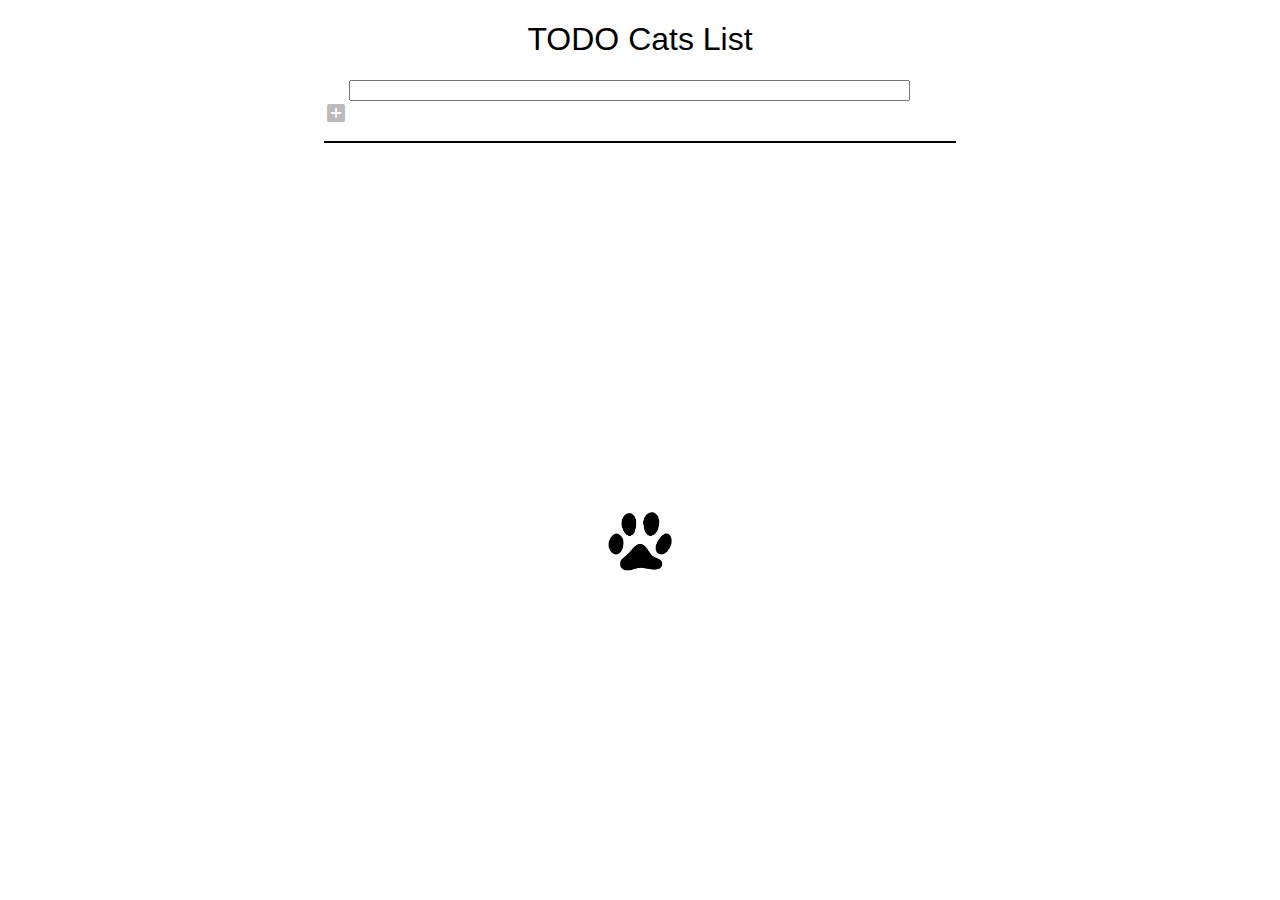
<file: FE_9_11_homework_dom/homework/index.html>
<!DOCTYPE html>
<html lang="en">
<head>
  <meta charset="UTF-8">
  <title>Homework 11 - TODO Cat List</title>
  <link rel="stylesheet" href="./assets/material-icons/material-icons.css">
  <link rel="stylesheet" href="./assets/styles.css">
</head>
<body>
  <div id="root">
	<div class="container" id="container">
    	<h1>TODO Cats List</h1>
	    	<form id="addForm" class="inputForm">
	      		<input type="text" class="itemInput" id="item" maxlength="45" placeholder="">
	      		<button class="btn material-icons" id="addElement">add_box</button>
	   		</form>
    	<ul id="items" class="itemList"></ul>
    	<div class="logo">
    		<img src="./assets/img/cat.png" alt="photo">	
    	</div>
	  </div>
  </div>

  
  <script src="./src/app.js"></script>
</body>
</html>
</file>
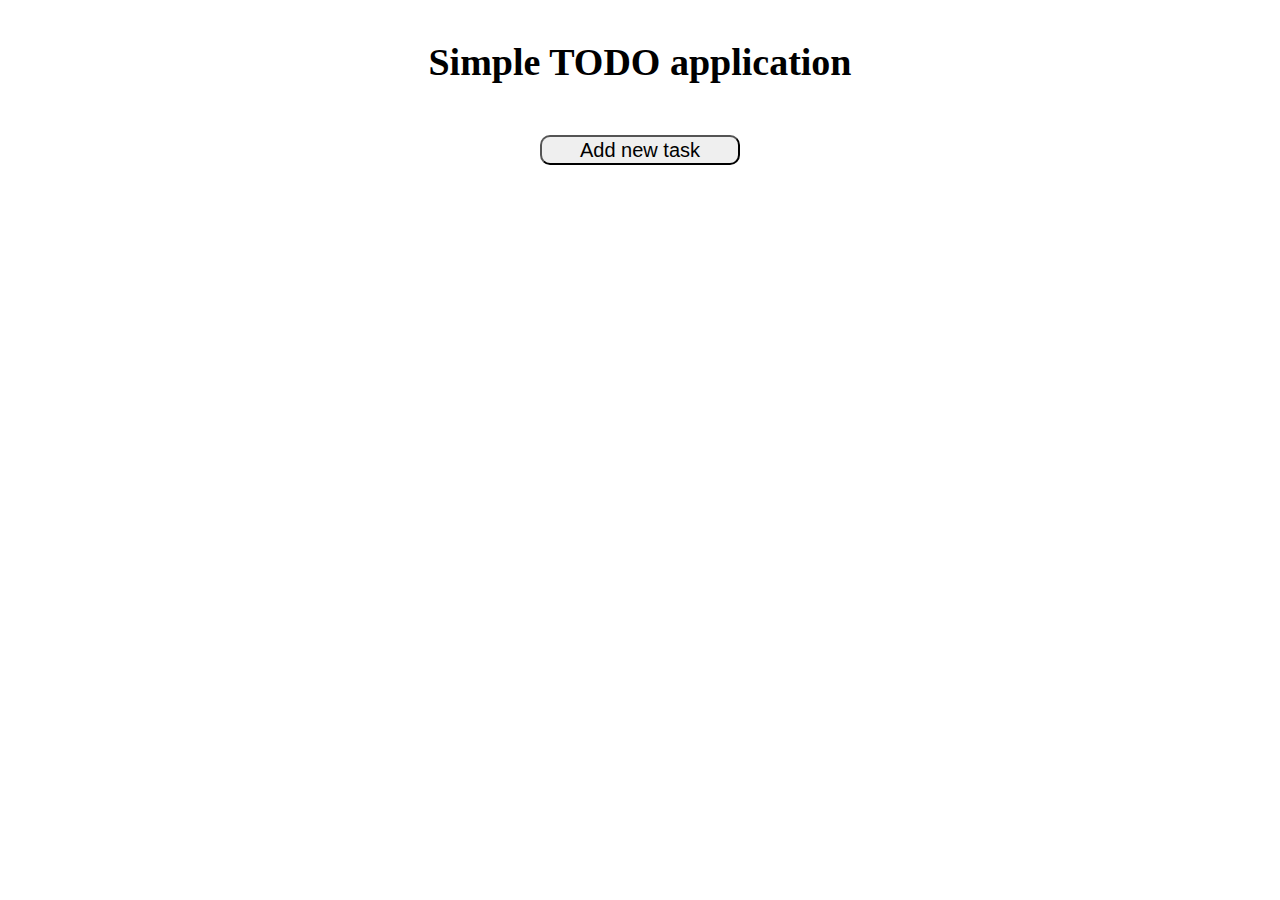
<file: FE_9_12_homework_bom/homework/index.html>
<!DOCTYPE html>
<html lang="en">
<head>
  <meta charset="UTF-8">
  <title>Homework 12 - Simple TODO List</title>
  <link rel="stylesheet" href="./assets/styles.css">
</head>
<body>
  <div id="root"></div>


  <script src="./src/app.js"></script>
</body>
</html>
</file>
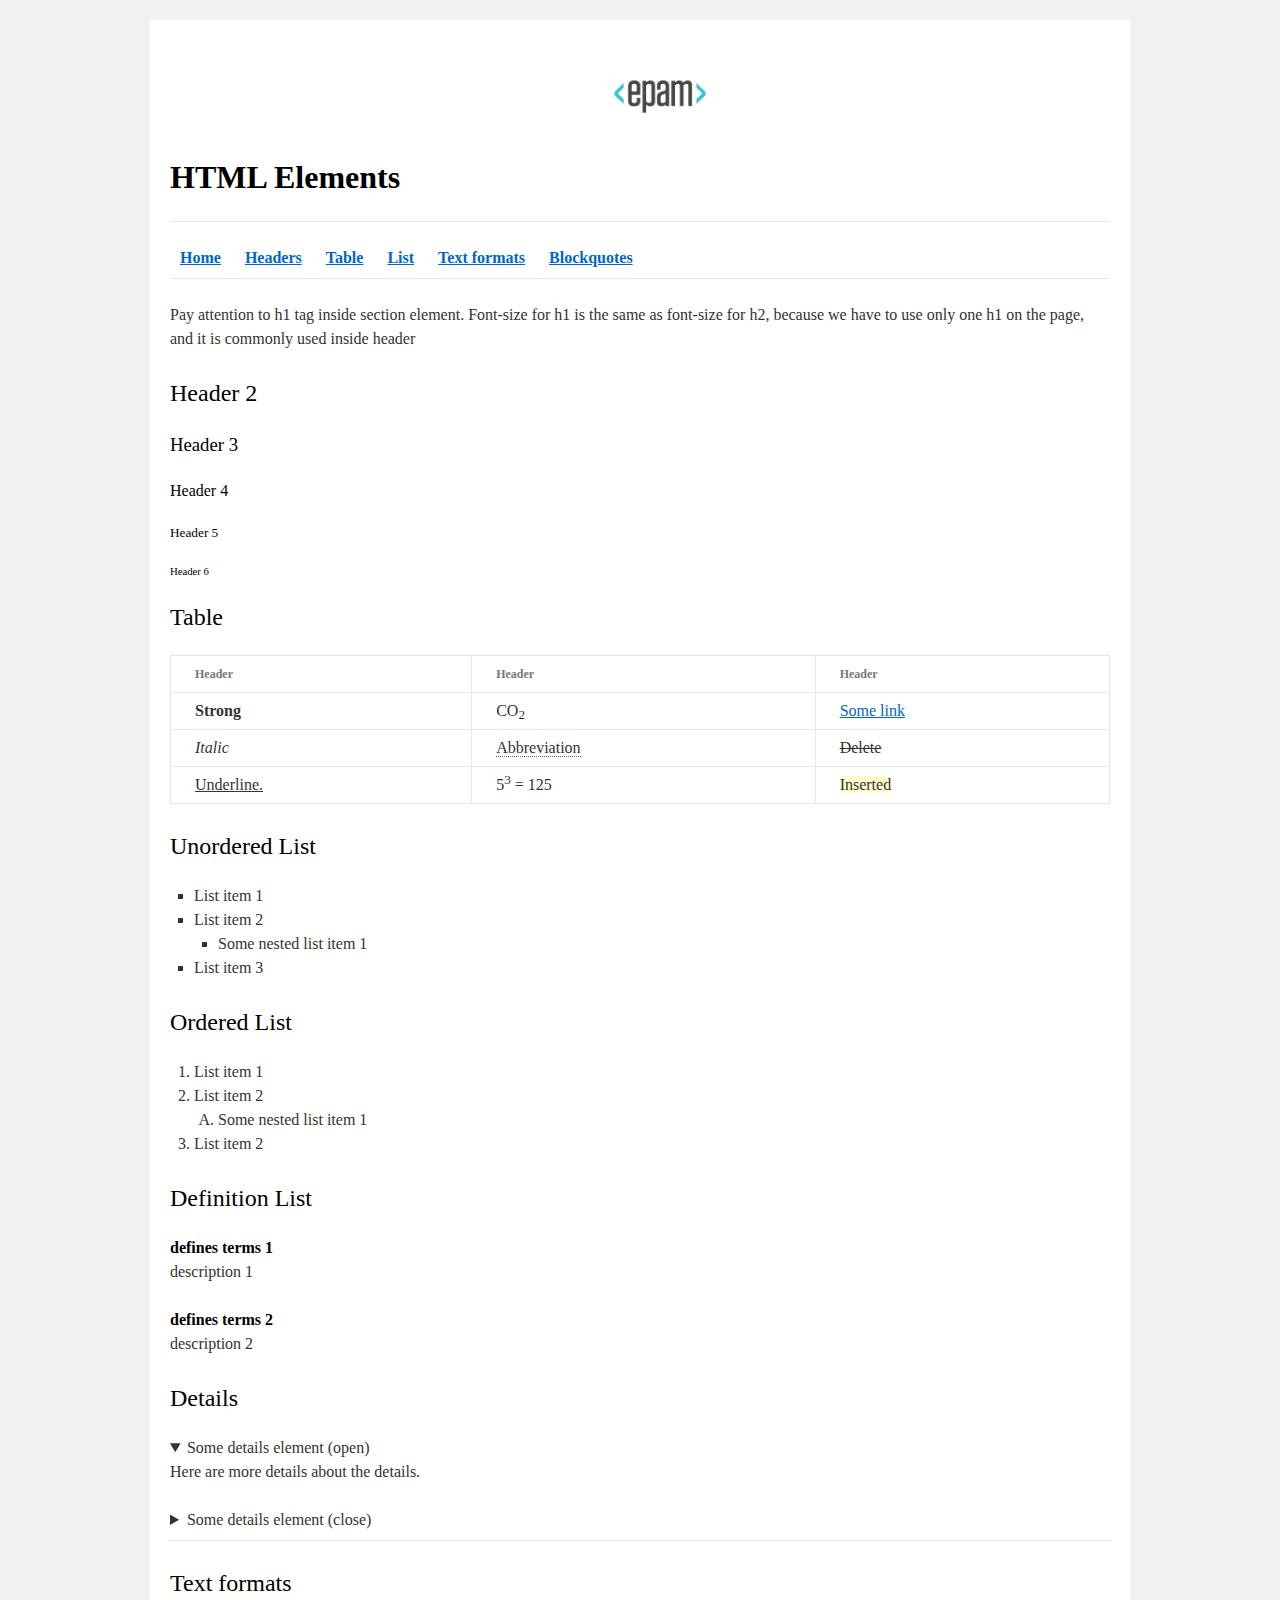
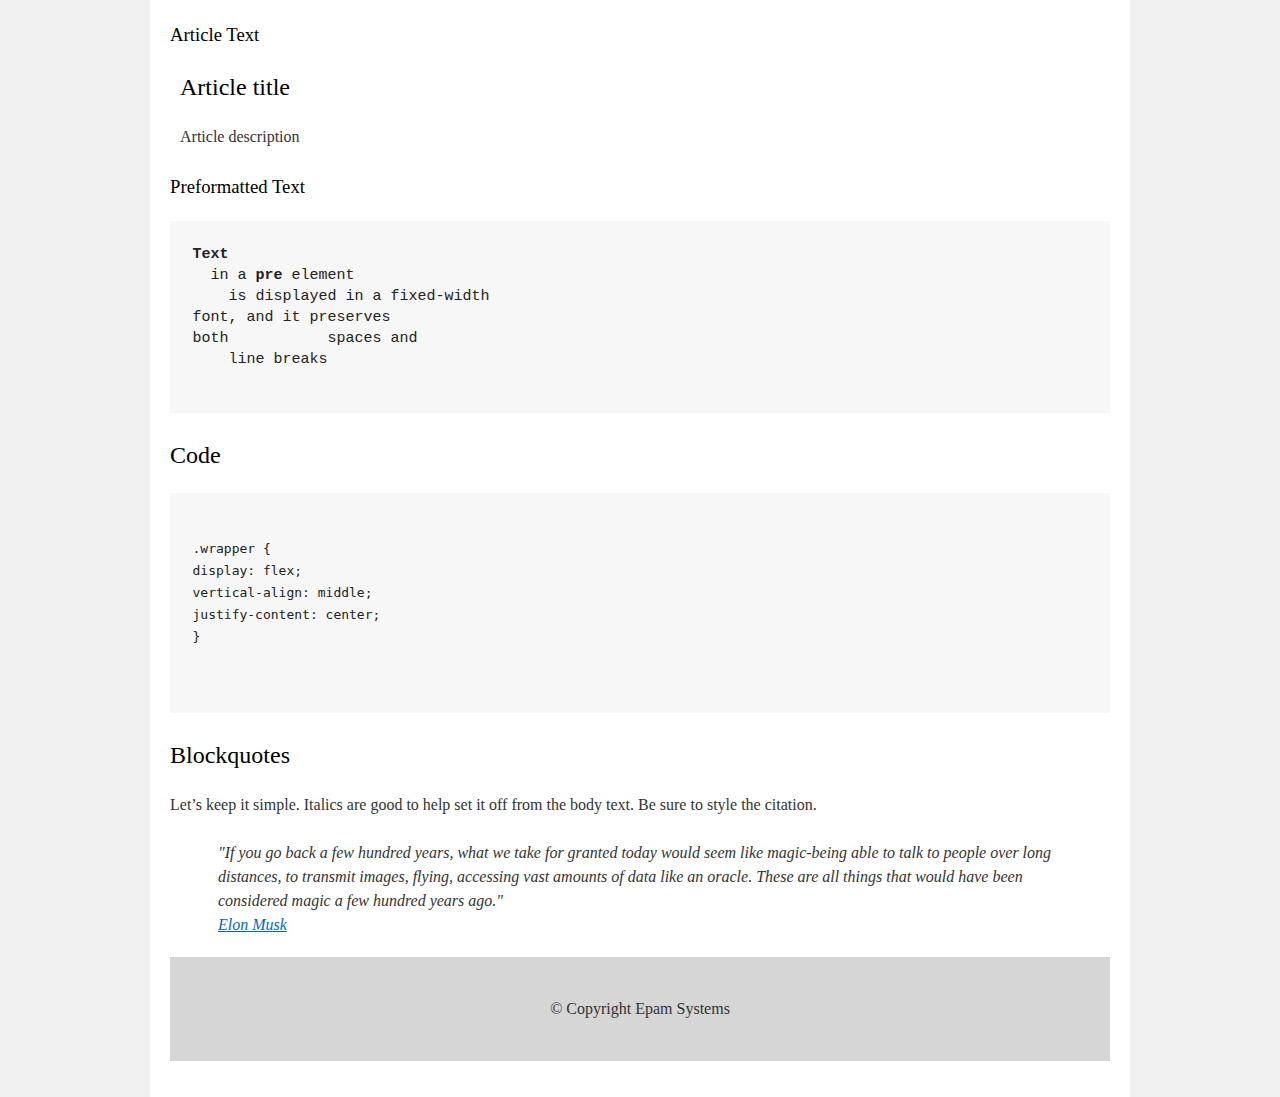
<file: FE_9_1_homework_html-basics/homework/index.html>
<!DOCTYPE html>
<html lang="en">

<head>
  <meta charset="utf-8">
  <title>HTML Basics</title>
  <link rel="stylesheet" href="style.css">
</head>

<body>
  <div id="wrapper">
    <div id="main">
      <div id="container">
        <div id="content" role="main">
          <header id="home">
            <img src="logo.png" alt="epam">
            <h1>
              <strong>HTML Elements</strong>
            </h1>
            <hr>

            <!-- Page navigation -->
            <nav>
              <a href="#home"><b>Home</b></a>
              <a href="#headers"><b>Headers</b></a>
              <a href="#table"><b>Table</b></a>
              <a href="#list"><b>List</b></a>
              <a href="#text-formats"><b>Text formats</b></a>
              <a href="#blockquotes"><b>Blockquotes</b></a>
            </nav>
            <hr>
          </header>

          <p>Pay attention to h1 tag inside section element. Font-size for h1 is the same as font-size  for h2, because we have to use only one h1 on the page, and it is commonly used inside header
          </p>

          <!-- Headers -->
          <h2 id="headers">Header 2</h2>
          <h3>Header 3</h3>
          <h4>Header 4</h4>
          <h5>Header 5</h5>
          <h6>Header 6</h6>

          <!-- Table -->
          <h2 id="table">Table</h2>
          <table>
            <thead>
              <tr>
                <th>Header</th>
                <th>Header</th>
                <th>Header</th>
              </tr>
            </thead>
            <tbody>
              <tr>
                <td><strong>Strong</strong></td>
                <td>CO<sub>2</sub></td>
                <td><a href="#">Some link</a></td>
              </tr>
              <tr>
                <td><i>Italic</i></td>
                <td><abbr>Abbreviation</abbr></td>
                <td><del>Delete</del></td>
              </tr>
              <tr>
                <td><u>Underline.</u></td>
                <td>5<sup>3</sup> = 125</td>
                <td><ins>Inserted</ins></td>
              </tr>
            </tbody>
          </table>

          <!-- List -->
          <h2 id="list">Unordered List</h2>
          <ul>
            <li>List item 1</li>
            <li>List item 2
              <ul>
                <li>Some nested list item 1</li>
              </ul>
            </li>          
            <li>List item 3</li>
          </ul>

          <h2>Ordered List</h2>
          <ol>
            <li>List item 1</li>
            <li>List item 2
              <ol>
                <li>Some nested list item 1</li>
              </ol>
            </li>
            <li>List item 2</li>
          </ol>

          <h2>Definition List</h2>
          <dl>
            <dt>defines terms 1</dt>
             <dd>description 1</dd>
            <dt>defines terms 2</dt>
              <dd>description 2</dd>
          </dl>


          <!-- Details -->
          <h2>Details</h2>
          <details open>
            <summary>Some details element (open)</summary>
            <p>Here are more details about the details.</p>
          </details>
          <details>
            <summary>Some details element (close)</summary>
            <p>Here are more details about the details.</p>
          </details>
          <hr>

          <!-- Text formats -->
          <h2 id="text-formats">Text formats</h2>
          <h3>Article Text</h3>
          <article>
            <h2>Article title</h2>
            <p>Article description</p>
          </article>

          <h3>Preformatted Text</h3>
          <pre>
<strong>Text</strong>
  in a <strong>pre</strong> element
    is displayed in a fixed-width
font, and it preserves
both           spaces and
    line breaks
          </pre>

          <h2>Code</h2>
          <pre>
            <code>     
.wrapper {
display: flex;
vertical-align: middle;
justify-content: center;
}
            </code>
          </pre>
          
          <!-- Blockquotes -->
          <h2 id="blockquotes">Blockquotes</h2>
          <p>Let’s keep it simple. Italics are good to help set it off from the body text. Be sure to style the citation.</p>
          <blockquote>
            "If you go back a few hundred years, what we take for granted today would seem like magic-being able to talk to people over long distances, to transmit images, flying, accessing vast amounts of data like an oracle. These are all things that would have been considered magic a few hundred years ago."
            <br>
            <a href="https://www.brainyquote.com/quotes/elon_musk_567302" target="_blank">Elon Musk</a>
          </blockquote>
          <footer>© Copyright Epam Systems</footer>
        </div>
      </div>
    </div>
  </div>
</body>

</html>
</file>
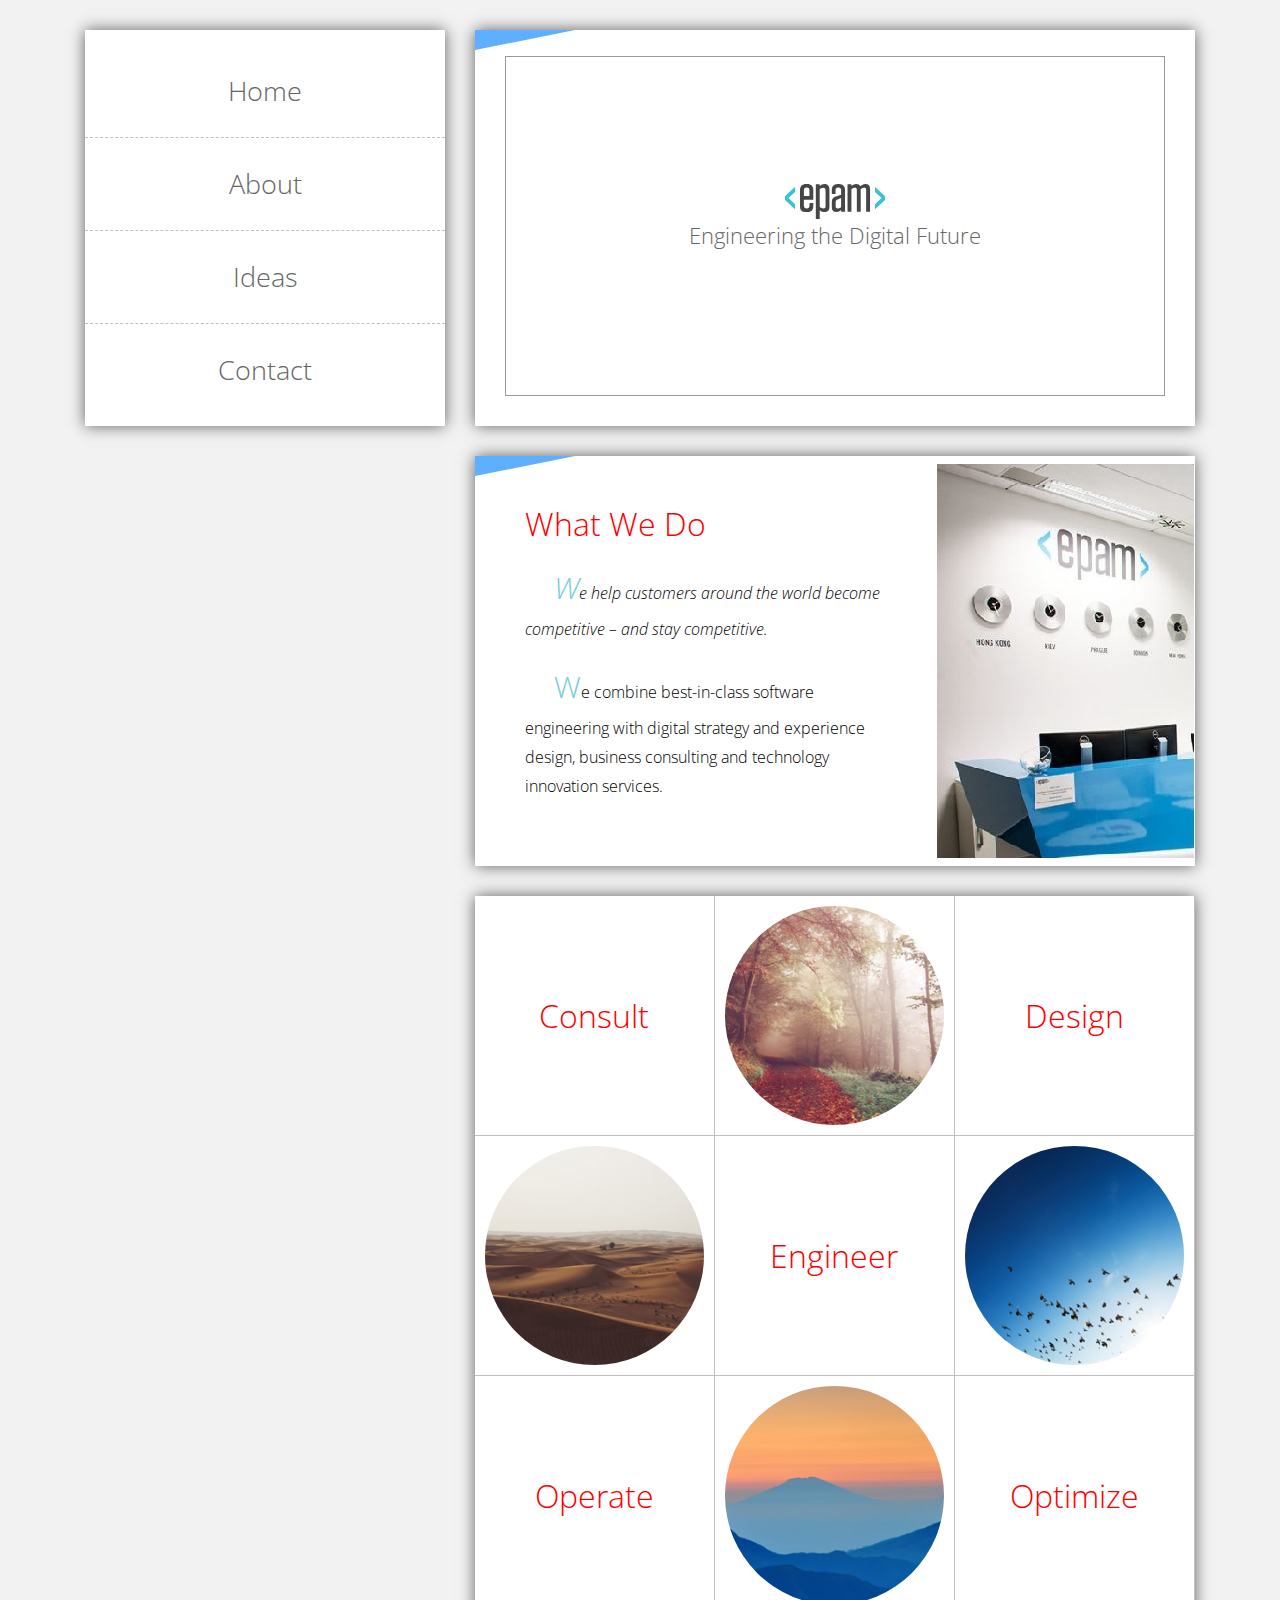
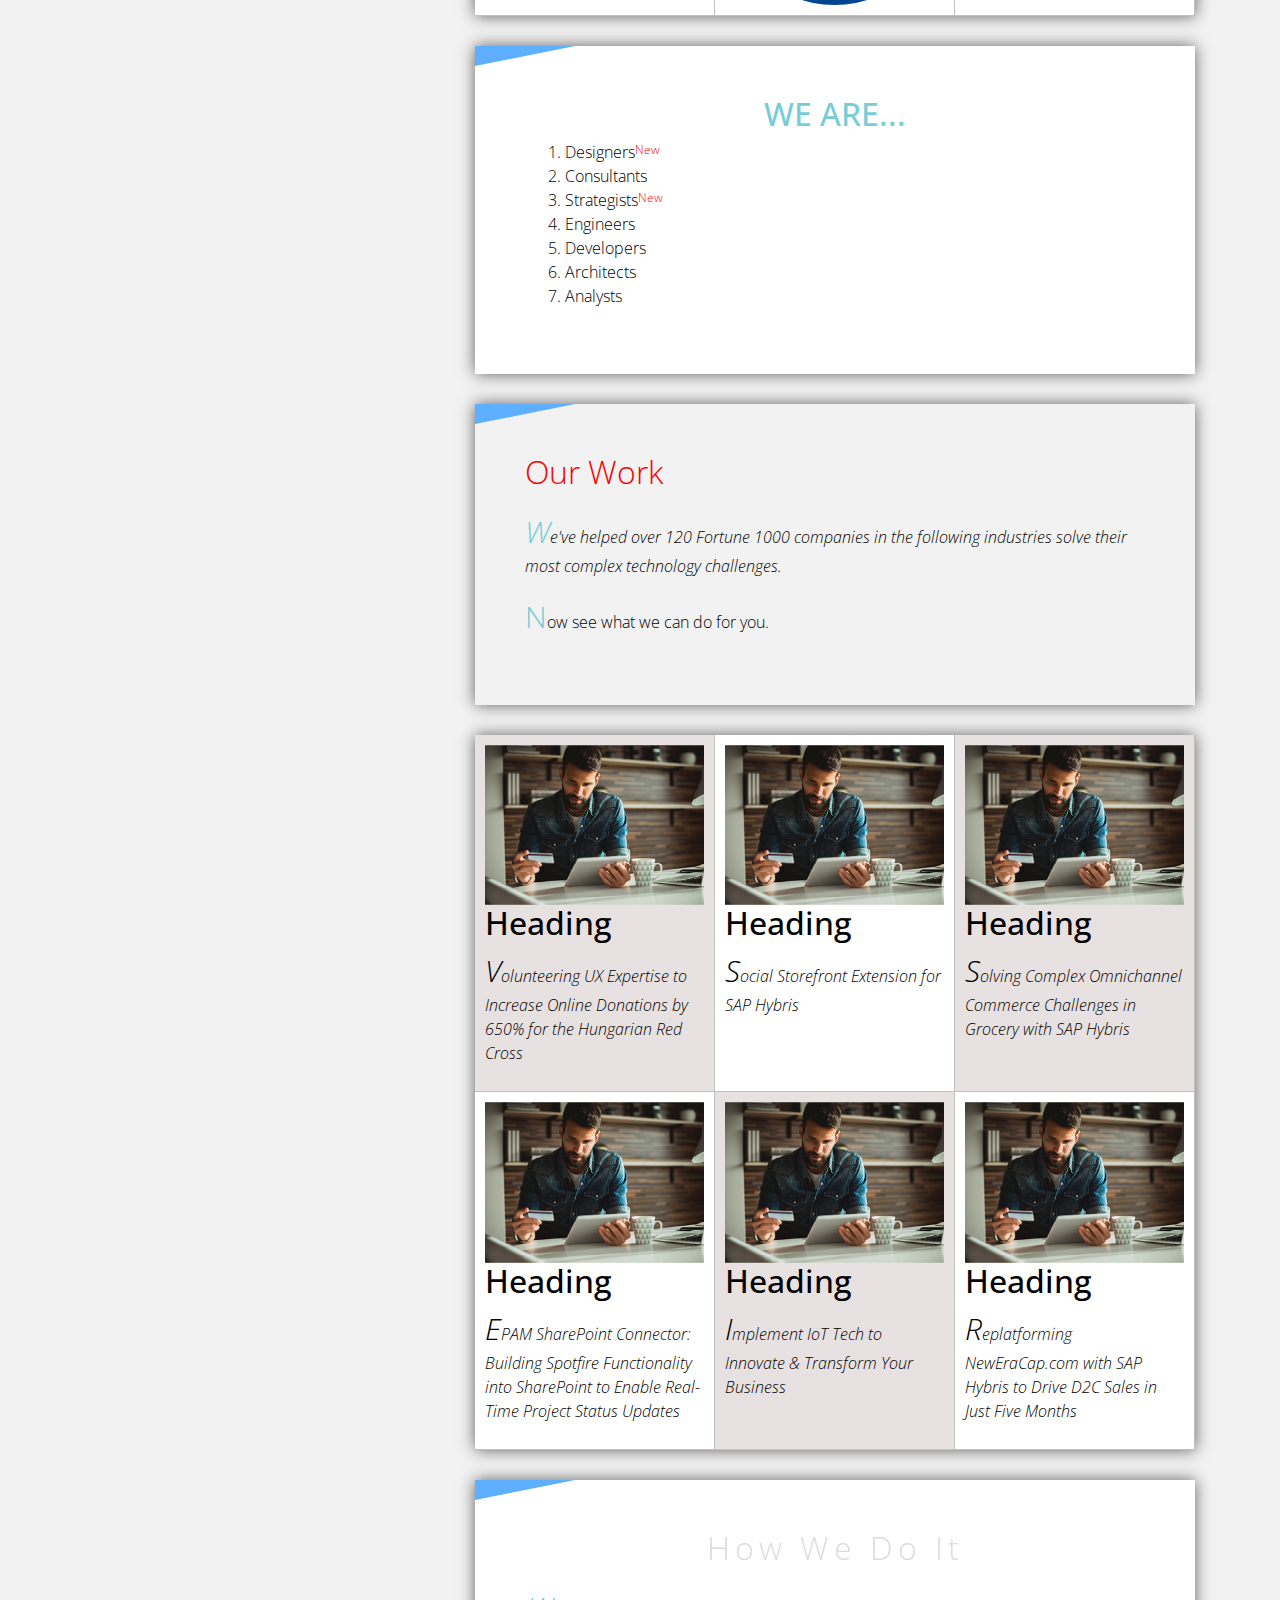
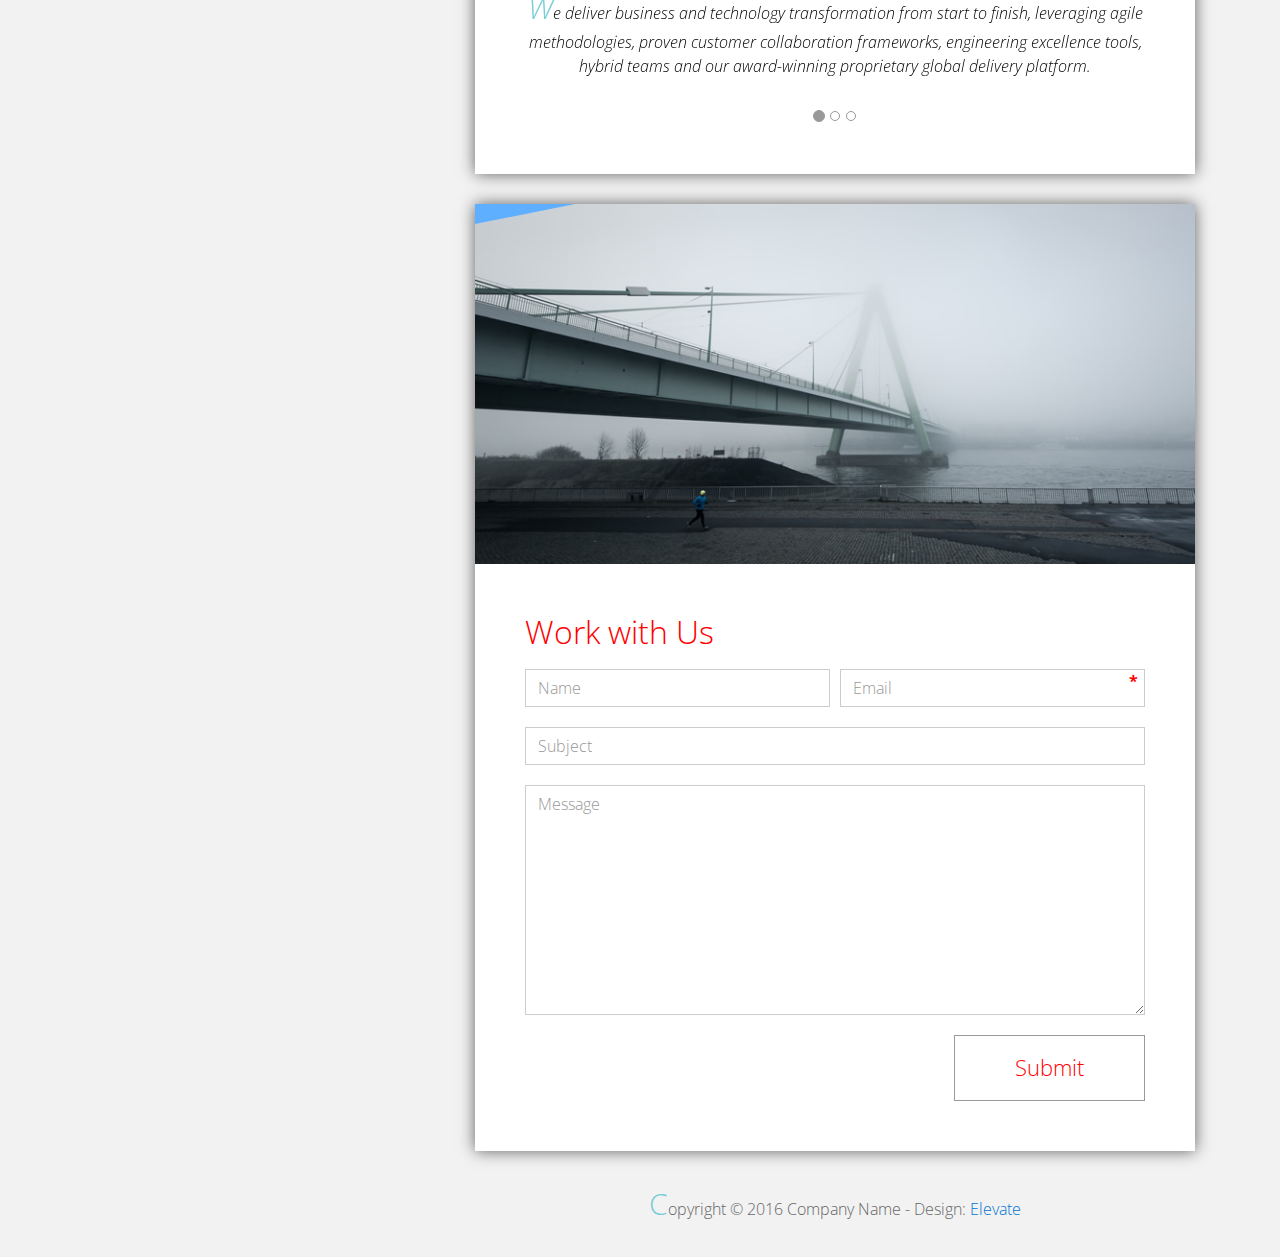
<file: FE_9_2_homework_css-basics/homework/index.html>
<!DOCTYPE html>
<html lang="en">
<head>
  <meta charset="utf-8">
  <meta http-equiv="X-UA-Compatible" content="IE=edge">
  <meta name="viewport" content="width=device-width, initial-scale=1">

  <title>CSS Basic HW</title>



  <!-- load stylesheets -->
  <link rel="stylesheet" href="http://fonts.googleapis.com/css?family=Open+Sans:300,400">
  <!-- Google web font "Open Sans" -->
  <link rel="stylesheet" href="css/bootstrap.min.css">
  <!-- Bootstrap style -->
  <link rel="stylesheet" href="css/general.css">
  <link rel="stylesheet" href="css/style.css">
  <!-- Templatemo style -->
</head>

<body>
<div class="container">

  <div class="tm-sidebar">
    <nav class="tm-main-nav">
      <ul>
        <li class="tm-nav-item"><a href="#home" class="tm-nav-item-link">Home</a></li>
        <li class="tm-nav-item"><a href="#about" class="tm-nav-item-link">About</a></li>
        <li class="tm-nav-item"><a href="#ideas" class="tm-nav-item-link">Ideas</a></li>
        <li class="tm-nav-item"><a href="#contact" class="tm-nav-item-link">Contact</a></li>
      </ul>
    </nav>
  </div>

  <div class="tm-main-content">

    <div id="home" class="tm-content-box margin-b-10">
      <div class="tm-banner">
        <div class="tm-banner-inner">
          <img src="img/EPAM_logo.svg" width="100" alt="">
          <p class="tm-banner-text">Engineering the Digital Future</p>
        </div>
      </div>
    </div>

    <section>
      <div class="tm-content-box flex-2-col">

        <div class="pad flex-item tm-team-description-container">
          <h2 class="tm-section-title">What We Do</h2>
          <p class="tm-section-description">We help customers around the world become competitive – and stay competitive.</p>
          <p class="tm-section-description"> We combine best-in-class software engineering with digital strategy and experience design, business consulting and technology innovation services.</p>
        </div>
        <div class="flex-item">
          <img src="img/image.jpg" alt="">
        </div>
        

      </div>
      <div id="about" class="tm-content-box">

        <ul class="boxes gallery-container">
          <li class="box box-bg">
            <h2 class="tm-section-title tm-section-title-box tm-box-bg-title">Consult</h2>
          </li>
          <li class="box">
            <a href="img/idea-large-01.jpg"><img src="img/idea-01.jpg" alt="Image"
                                                 class="img-fluid thumbnail"></a>
          </li>
          <li class="box box-bg">
            <h2 class="tm-section-title tm-section-title-box tm-box-bg-title">Design</h2>
          </li>
          <li class="box">
            <a href="img/idea-large-02.jpg"><img src="img/idea-02.jpg" alt="Image"
                                                 class="img-fluid thumbnail"></a>
          </li>
          <li class="box box-bg">
            <h2 class="tm-section-title tm-section-title-box tm-box-bg-title">Engineer</h2>
          </li>
          <li class="box">
            <a href="img/idea-large-03.jpg"><img src="img/idea-03.jpg" alt="Image"
                                                 class="img-fluid thumbnail"></a>
          </li>
          <li class="box box-bg">
            <h2 class="tm-section-title tm-section-title-box tm-box-bg-title">Operate</h2>
          </li>
          <li class="box">
            <a href="img/idea-large-04.jpg"><img src="img/idea-04.jpg" alt="Image"
                                                 class="img-fluid thumbnail"></a>
          </li>
          <li class="box box-bg">
            <h2 class="tm-section-title tm-section-title-box tm-box-bg-title">Optimize</h2>
          </li>
        </ul>

      </div>

    </section>

    <!-- slider -->
    <section class="heading tm-content-box">
      <div class="pad">
        <h2> WE ARE...</h2>
        <ol>
          <li><a href="index.html" class="text">Designers</a></li>
          <li><a href="index.html">Consultants</a></li>
          <li><a href="#" class="text">Strategists</a></li>
          <li><a href="#">Engineers</a></li>
          <li><a href="#">Developers</a></li>
          <li><a href="#">Architects</a></li>
          <li><a href="#">Analysts</a></li>
        </ol>
      </div>
    </section>

    <section class="blocks">
       <div class="pad flex-item tm-team-description-container">
          <h2 class="tm-section-title">Our Work</h2>
          <p class="tm-section-description">We've helped over 120 Fortune 1000 companies in the following industries solve their most complex technology challenges. </p>
          <p class="tm-section-description"> Now see what we can do for you.</p>
        </div>
      <div class="tm-content-box flex-2-col">
      </div>
      <div  class="tm-content-box">
        <ul class="boxes gallery-container">
          <li class="box">
            <img src="img/image-1.jpg" alt="Image" class="img-fluid">
            <div>
              <h2>Heading</h2>
              <p>Volunteering UX Expertise to Increase Online Donations by 650% for the Hungarian Red Cross</p>
            </div>
          </li>
          <li class="box">
            <img src="img/image-1.jpg" alt="Image" class="img-fluid">
            <div>
              <h2>Heading</h2>
              <p>Social Storefront Extension for SAP Hybris</p>
            </div>
          </li>
          <li class="box">
            <img src="img/image-1.jpg" alt="Image" class="img-fluid">
            <div>
              <h2>Heading</h2>
              <p>Solving Complex Omnichannel Commerce Challenges in Grocery with SAP Hybris</p>
            </div>
          </li>
          <li class="box">
            <img src="img/image-1.jpg" alt="Image" class="img-fluid">
            <div>
              <h2>Heading</h2>
              <p>EPAM SharePoint Connector: Building Spotfire Functionality into SharePoint to Enable Real-Time Project Status Updates</p>
            </div>
          </li>
          <li class="box">
            <img src="img/image-1.jpg" alt="Image" class="img-fluid">
            <div>
              <h2>Heading</h2>
              <p>Implement IoT Tech to Innovate &amp; Transform Your Business</p>
            </div>
          </li>
          <li class="box">
            <img src="img/image-1.jpg" alt="Image" class="img-fluid">
            <div>
              <h2>Heading</h2>
              <p>Replatforming NewEraCap.com with SAP Hybris to Drive D2C Sales in Just Five Months</p>
            </div>
          </li>
        </ul>

      </div>
    </section>

    <section id="ideas">
      <div id="tmCarousel" class="carousel slide tm-content-box" data-ride="carousel">

        <ol class="carousel-indicators">
          <li data-target="#tmCarousel" data-slide-to="0" class="active"></li>
          <li data-target="#tmCarousel" data-slide-to="1" class=""></li>
          <li data-target="#tmCarousel" data-slide-to="2" class=""></li>
        </ol>

        <div class="carousel-inner" role="listbox">

          <div class="carousel-item active">
            <div class="carousel-content">
              <div class="flex-item">
                <h2 class="tm-section-title">How We Do It</h2>
                <p class="tm-section-description carousel-description">We deliver business and technology transformation from start to finish, leveraging agile methodologies, proven customer collaboration frameworks, engineering excellence tools, hybrid teams and our award-winning proprietary global delivery platform.</p>
              </div>
            </div>
          </div>

          <div class="carousel-item">
            <div class="carousel-content">
              <div class="flex-item">
                <h2 class="tm-section-title">Our Clients</h2>
                <p class="tm-section-description carousel-description">Lorem ipsum dolor sit amet,
                  consectetur adipiscing elit. Quisque vel nisi pharetra nibh varius pharetra ac
                  sagittis nisi. Etiam pharetra vestibulum hendrerit. Pellentesque interdum metus
                  sed massa rutrum.</p>
              </div>
            </div>
          </div>

          <div class="carousel-item">
            <div class="carousel-content">
              <div class="flex-item">
                <h2 class="tm-section-title">Our Projects</h2>
                <p class="tm-section-description carousel-description">Donec ex libero, fringilla
                  vitae purus sit amet, rhoncus pharetra lorem. Pellentesque id sem id lacus
                  ultricies vehicula. Aliquam rutrum mi non. Pellentesque interdum metus sed massa
                  rutrum.</p>
              </div>
            </div>
          </div>

        </div>

      </div>
    </section>

    <section class="tm-content-box">
      <img src="img/contact.jpg" alt="Contact image" class="img-fluid">

      <div id="contact" class="pad">
        <h2 class="tm-section-title">Work with Us</h2>
        <form action="#contact" method="get" class="contact-form">

          <div class="form-group col-xs-12 col-sm-12 col-md-6 col-lg-6 form-group-2-col-left">
            <input type="text" id="contact_name" name="contact_name" class="form-control"
                   placeholder="Name" required/>
          </div>
          <div class="form-group col-xs-12 col-sm-12 col-md-6 col-lg-6 form-group-2-col-right mandatory-field">
            <input type="email" id="contact_email" name="contact_email" class="form-control"
                   placeholder="Email" required/>
          </div>
          <div class="form-group">
            <input type="text" id="contact_subject" name="contact_subject" class="form-control"
                   placeholder="Subject" required/>
          </div>
          <div class="form-group">
            <textarea id="contact_message" name="contact_message" class="form-control" rows="9"
                      placeholder="Message" required></textarea>
          </div>

          <button type="submit" class="btn btn-primary submit-btn">Submit</button>

        </form>
      </div>
    </section>

    <footer class="tm-footer">
      <p class="text-xs-center">Copyright &copy; 2016 Company Name

        - Design: <a rel="nofollow" href="http://www.templatemo.com/tm-481-elevate"
                     target="_parent">Elevate</a></p>
    </footer>

  </div>

</div>

</body>
</html>
</file>
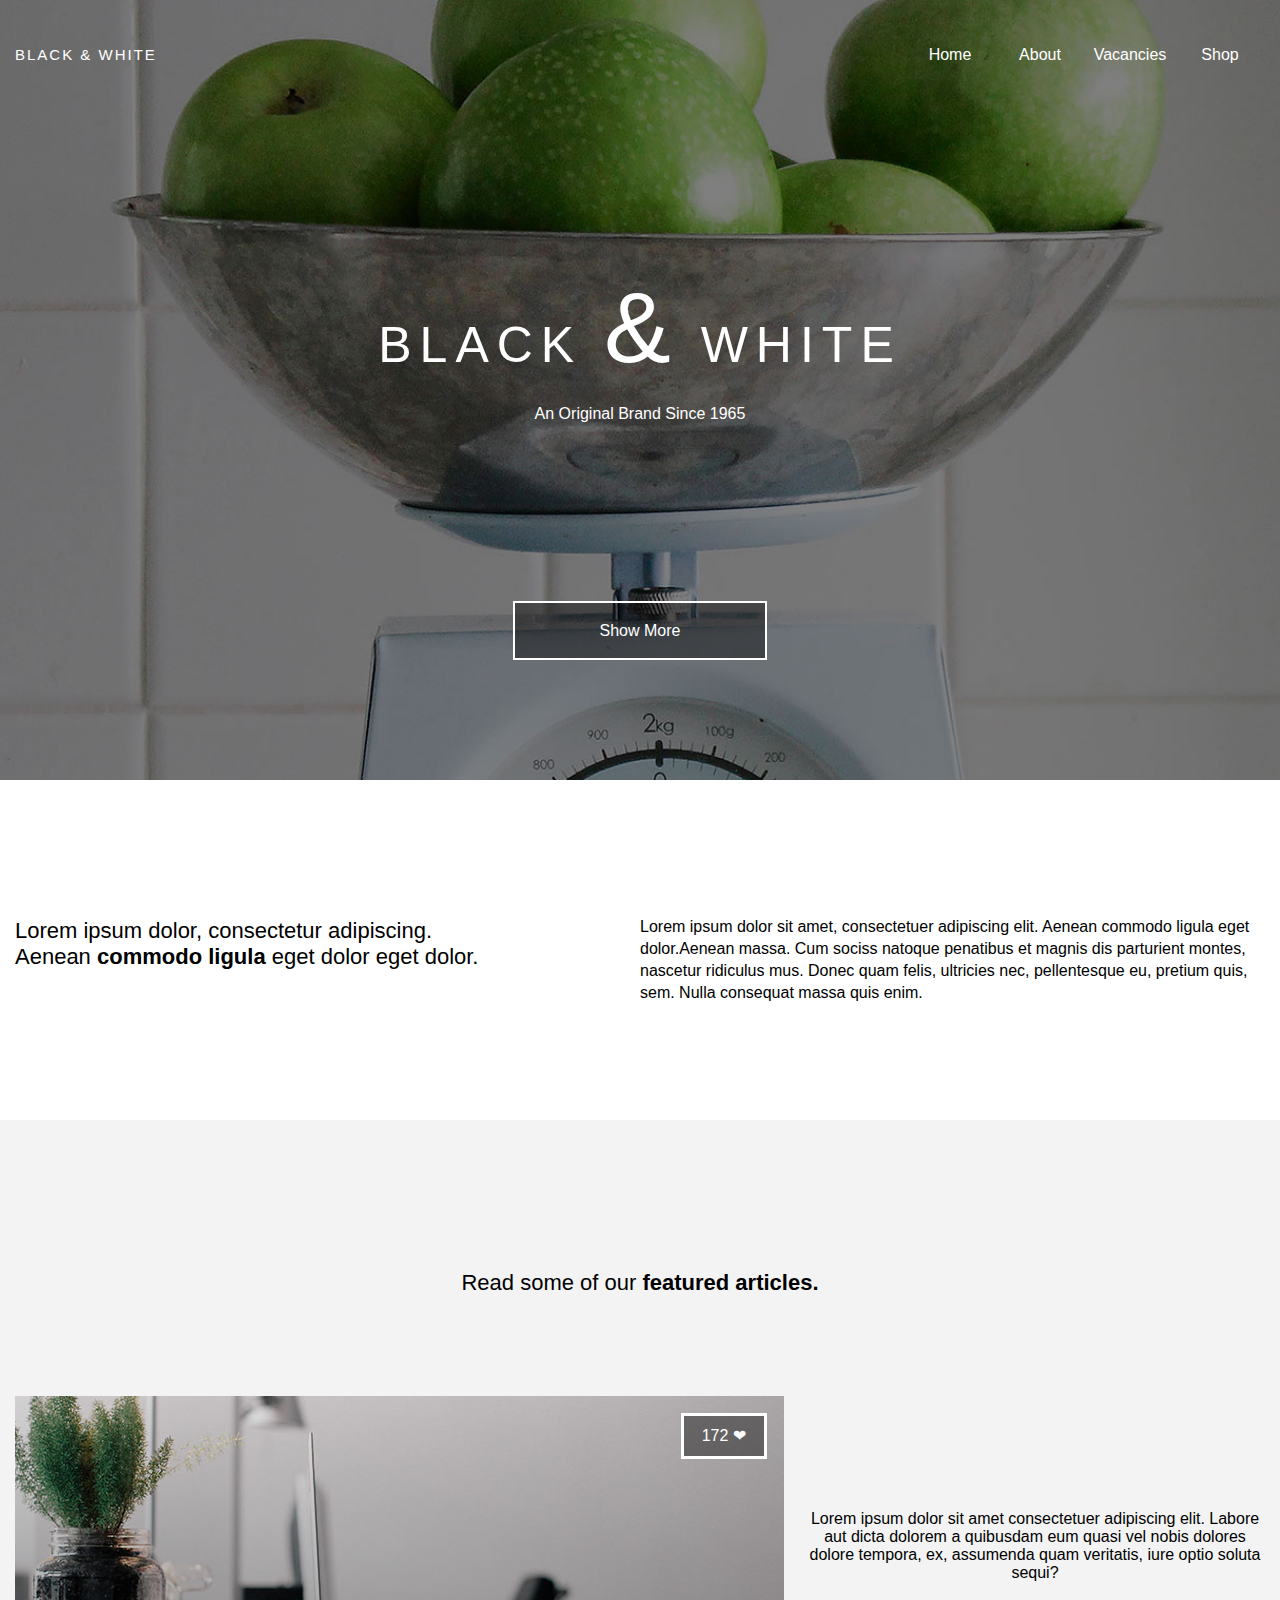
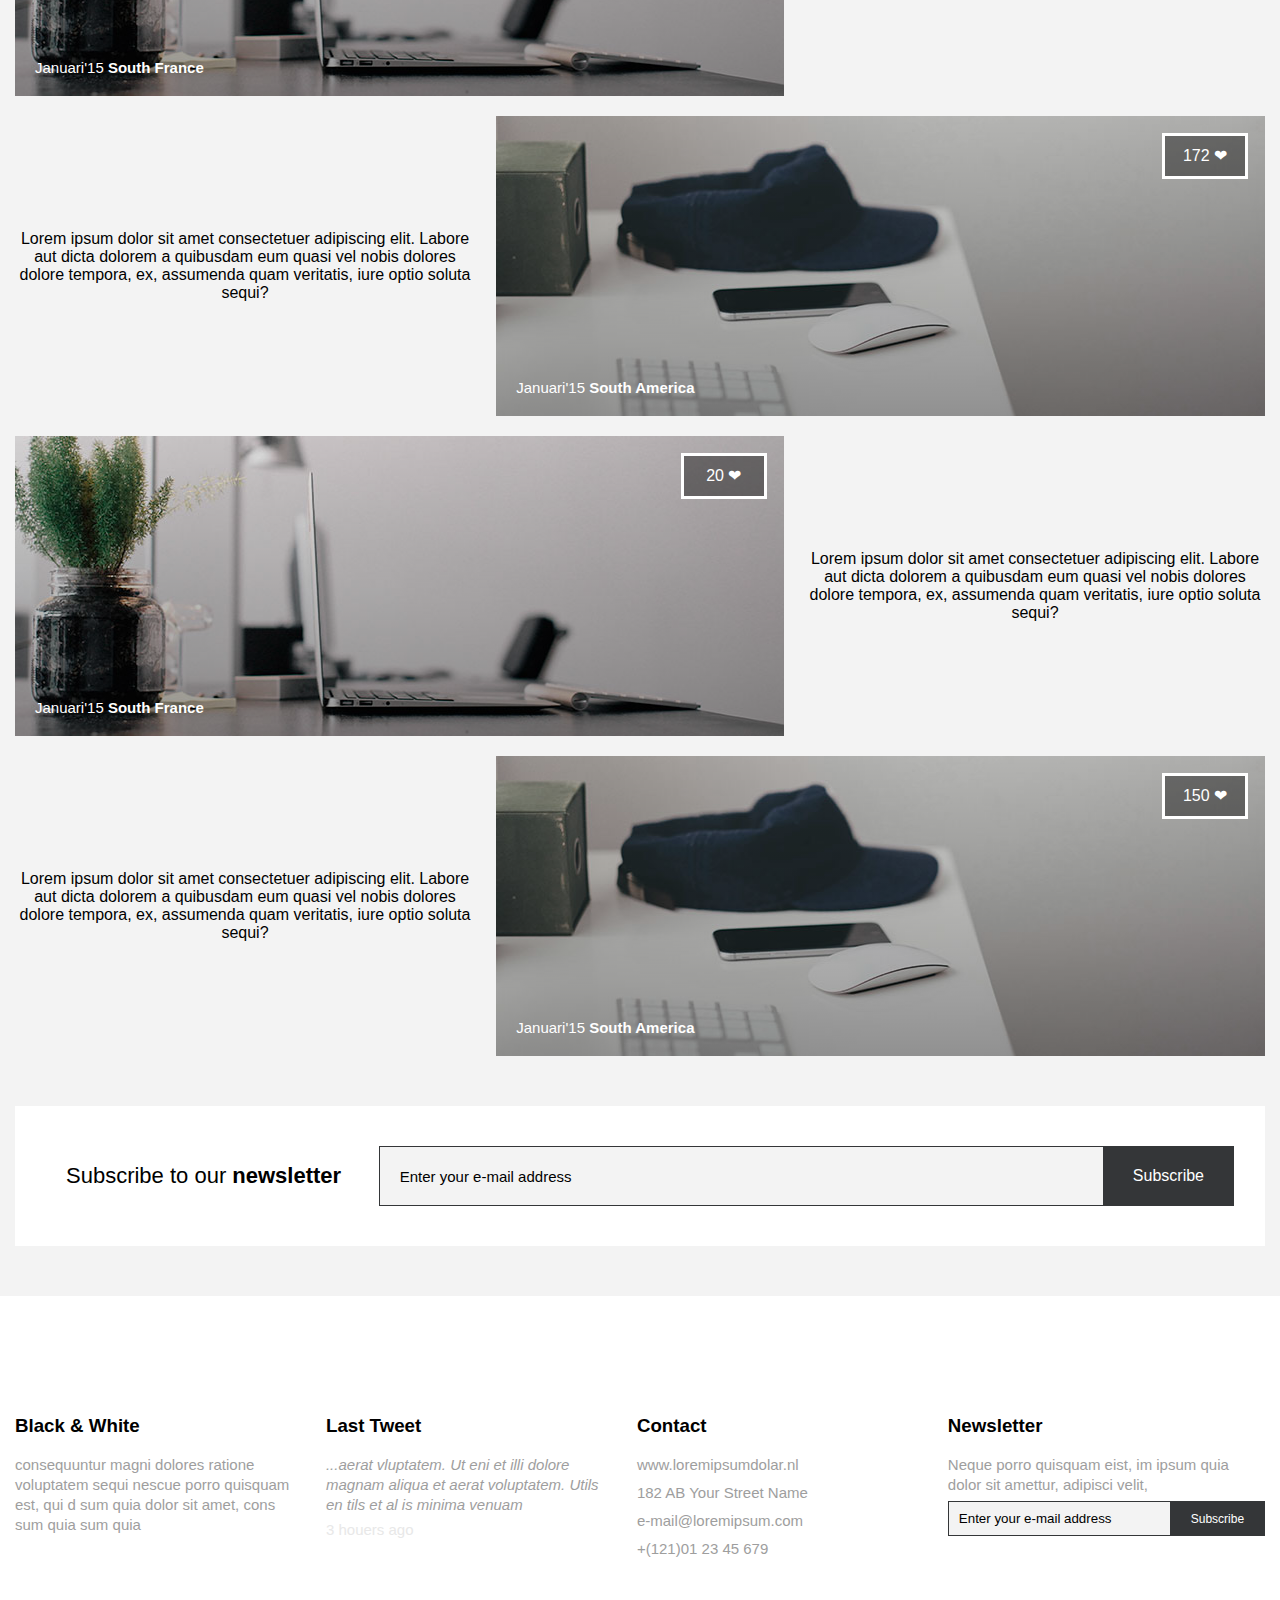
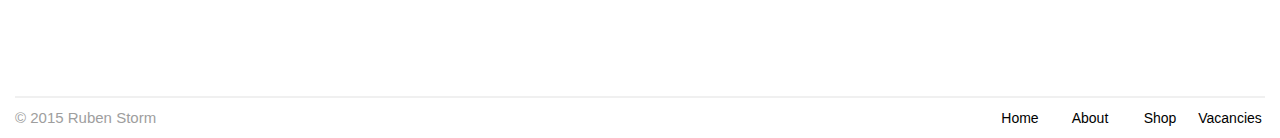
<file: FE_9_4_homework_css-layouts/homework/index.html>
<!DOCTYPE html>
<html lang="en">
<head>
  <meta charset="UTF-8">
  <meta name="viewport" content="width=device-width, initial-scale=1.0">
  <meta http-equiv="X-UA-Compatible" content="ie=edge">
  <title>CSS Layouts</title>
  <link rel="stylesheet" href="css/style.css">
</head>
<body>
    <header>
        <div class="container">
            <a href="#" class="logo">black & white</a>
            <nav>
                <ul class="nav">
                    <li><a href="#">Home</a></li>
                    <li><a href="#">About</a></li>
                    <li><a href="#">Vacancies</a></li>
                    <li><a href="#">Shop</a></li>
                </ul>
            </nav>
            <h1>Black <span>&</span> White</h1>
            <p>An Original Brand Since 1965</p>
            <a href="#" class="btn-style">Show More</a>
        </div>
    </header>

    <section class="about">
        <div class="container">
            <div class="row">
                <div class="column">
                    <h2>
                        Lorem ipsum dolor, consectetur adipiscing.<br>
                        Aenean <strong>commodo ligula</strong> eget dolor eget dolor.
                    </h2>
                </div>
                <div class="column">
                    <p>
                        Lorem ipsum dolor sit amet, consectetuer adipiscing elit. Aenean commodo ligula eget dolor.Aenean massa. Cum sociss natoque penatibus et magnis dis parturient montes, nascetur ridiculus mus. Donec quam felis, ultricies nec, pellentesque eu, pretium quis, sem. Nulla consequat massa quis enim.
                    </p>
                </div>
            </div>
        </div>
    </section>

    <section class="technology">
        <div class="container">
            <h2>Read some of our <strong>featured articles.</strong></h2>
            <div class="row">
                <div class="column photo flower">
                    <div class="interest">
                        <a href="#">172<span> &#10084;</span></a>
                    </div>
                    <h3>Januari'15 <strong>South France</strong></h3> 
                </div>
                <div class="column text">
                    <p>
                        Lorem ipsum dolor sit amet consectetuer adipiscing elit. Labore aut dicta dolorem a quibusdam eum quasi vel nobis dolores dolore tempora, ex, assumenda quam veritatis, iure optio soluta sequi?
                    </p>
                </div>
            </div>
            <div class="row">
                 <div class="column text">
                    <p>
                        Lorem ipsum dolor sit amet consectetuer adipiscing elit. Labore aut dicta dolorem a quibusdam eum quasi vel nobis dolores dolore tempora, ex, assumenda quam veritatis, iure optio soluta sequi?
                    </p>
                </div>
                <div class="column photo mouse">
                    <div class="interest">
                        <a href="#">172<span> &#10084;</span></a>
                    </div>
                    <h3>Januari'15 <strong>South America</strong></h3> 
                </div>
            </div>
            <div class="row">
                <div class="column photo flower">
                    <div class="interest">
                        <a href="#">20<span> &#10084;</span></a>
                    </div>
                    <h3>Januari'15 <strong>South France</strong></h3> 
                </div>
                <div class="column text">
                    <p>
                        Lorem ipsum dolor sit amet consectetuer adipiscing elit. Labore aut dicta dolorem a quibusdam eum quasi vel nobis dolores dolore tempora, ex, assumenda quam veritatis, iure optio soluta sequi?
                    </p>
                </div>
            </div>
            <div class="row">
                 <div class="column text">
                    <p>
                        Lorem ipsum dolor sit amet consectetuer adipiscing elit. Labore aut dicta dolorem a quibusdam eum quasi vel nobis dolores dolore tempora, ex, assumenda quam veritatis, iure optio soluta sequi?
                    </p>
                </div>
                <div class="column photo mouse">
                    <div class="interest">
                        <a href="#">150<span> &#10084;</span></a>
                    </div>
                    <h3>Januari'15 <strong>South America</strong></h3> 
                </div>
            </div>
            <div class="subscribe">
                <div class="userInputs">
                    <div class="inputsHead">
                        <h2>Subscribe to our <strong>newsletter</strong></h2>
                    </div>
                    <input type="email" placeholder="Enter your e-mail address">
                    <input type="submit" value="Subscribe">
                </div>
            </div>
        </div>
    </section>

    <footer>
        <div class="container">
            <div class="footer-top">
                <div class="row">
                    <h3>Black & White</h3>
                    <p>
                        consequuntur magni dolores ratione
                        voluptatem sequi nescue porro quisquam
                        est, qui d sum quia dolor sit amet, cons
                        sum quia sum quia
                    </p>
                </div>
                 <div class="row tweet">
                    <h3>Last Tweet</h3>
                     <p>
                         ...aerat vluptatem. Ut eni et illi dolore 
                         magnam aliqua et aerat voluptatem. Utils
                         en tils et al is minima venuam
                         <span>3 houers ago</span>
                    </p>
                </div>
                <div class="row contact">
                     <h3>Contact</h3>
                        <p>www.loremipsumdolar.nl</p>
                        <p>182 AB Your Street Name</p>
                        <p>e-mail@loremipsum.com</p>
                        <p>+(121)01 23 45 679</p>
                </div>
                <div class="row newsletter">
                    <h3>Newsletter</h3>
                    <p>
                        Neque porro quisquam  eist, im ipsum quia
                        dolor sit amettur, adipisci velit,    
                    </p>
                    <div class="emailInputs">
                         <input type="email" placeholder="Enter your e-mail address">
                         <input type="submit" value="Subscribe">
                    </div>
                </div>
                
            </div>
            <div class="footer-bottom">
                 <p>&#169; 2015 Ruben Storm</p>
                <nav>
                    <ul>
                        <li><a href="#">Home</a></li>
                        <li><a href="#">About</a></li>
                        <li><a href="#">Shop</a></li>
                        <li><a href="#">Vacancies</a></li>
                    </ul>
                </nav>
            </div>  
        </div>
    </footer>

</body>
</html>
</file>
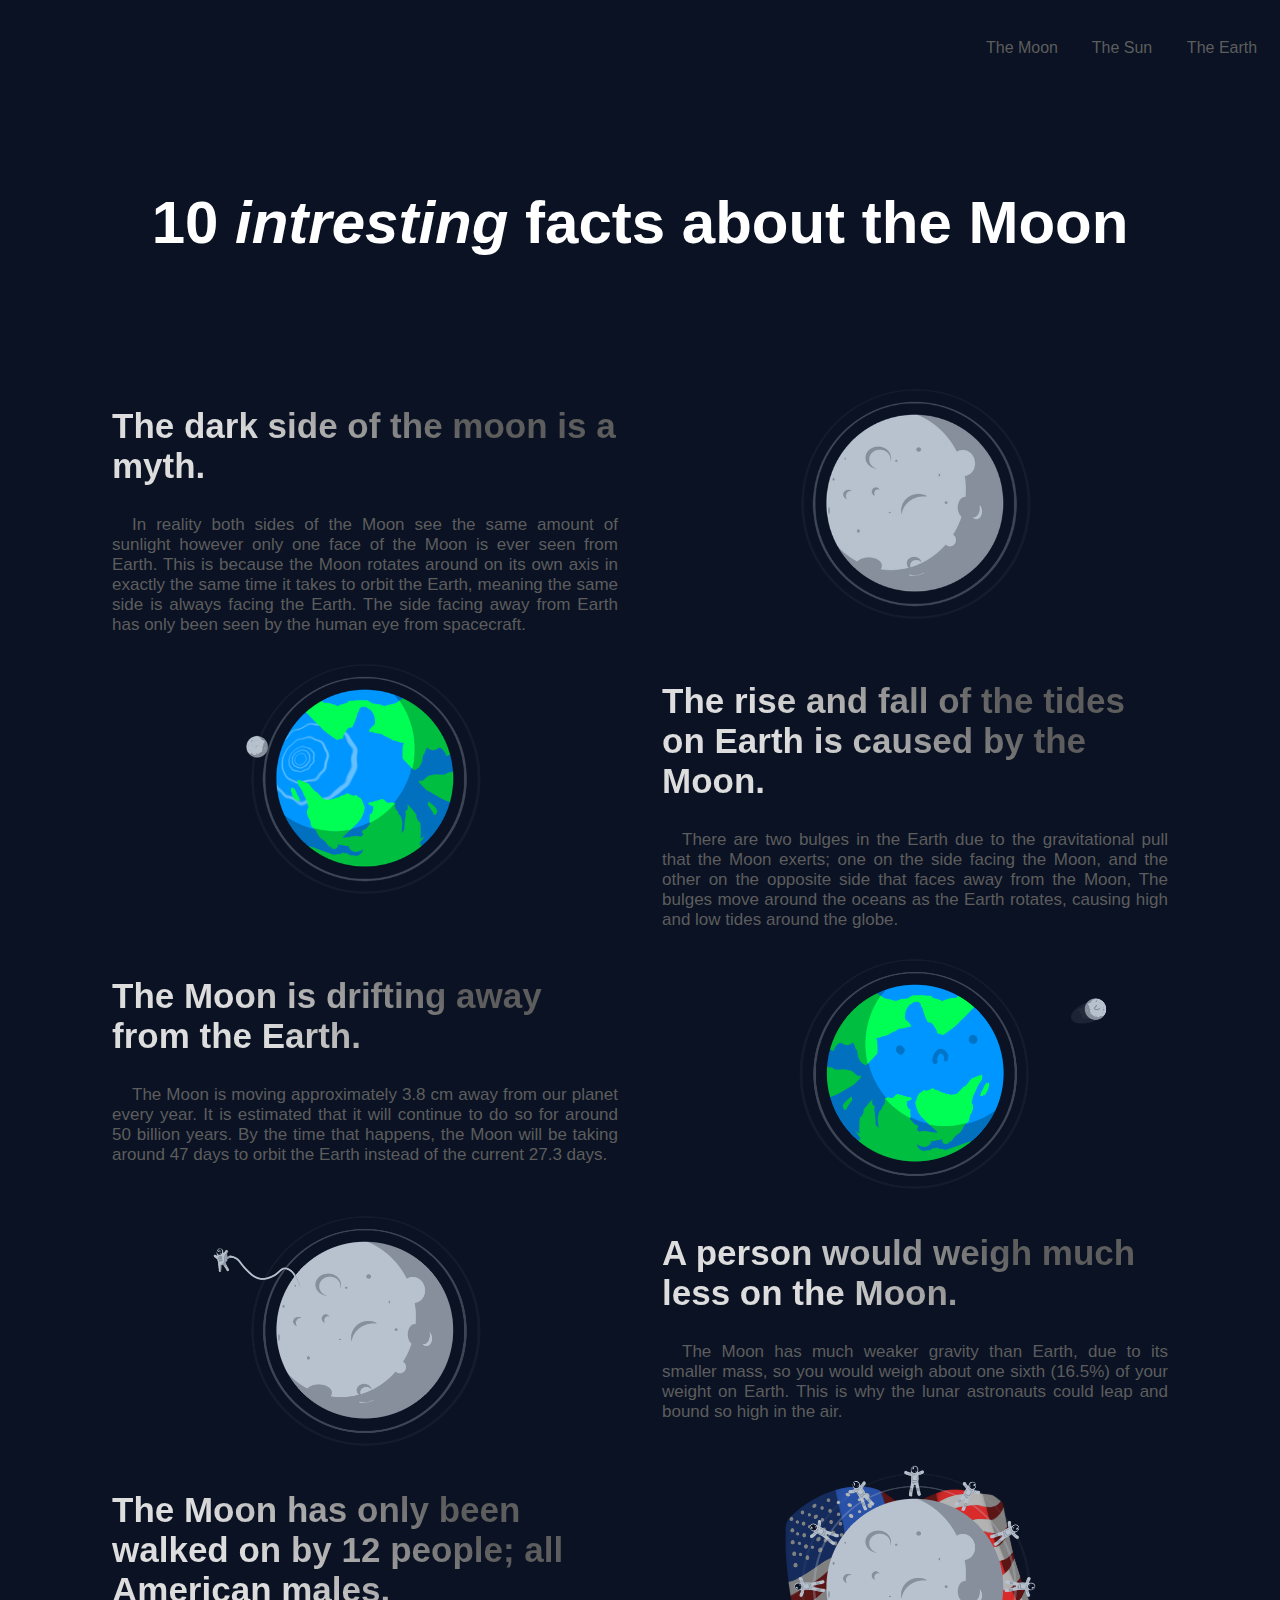
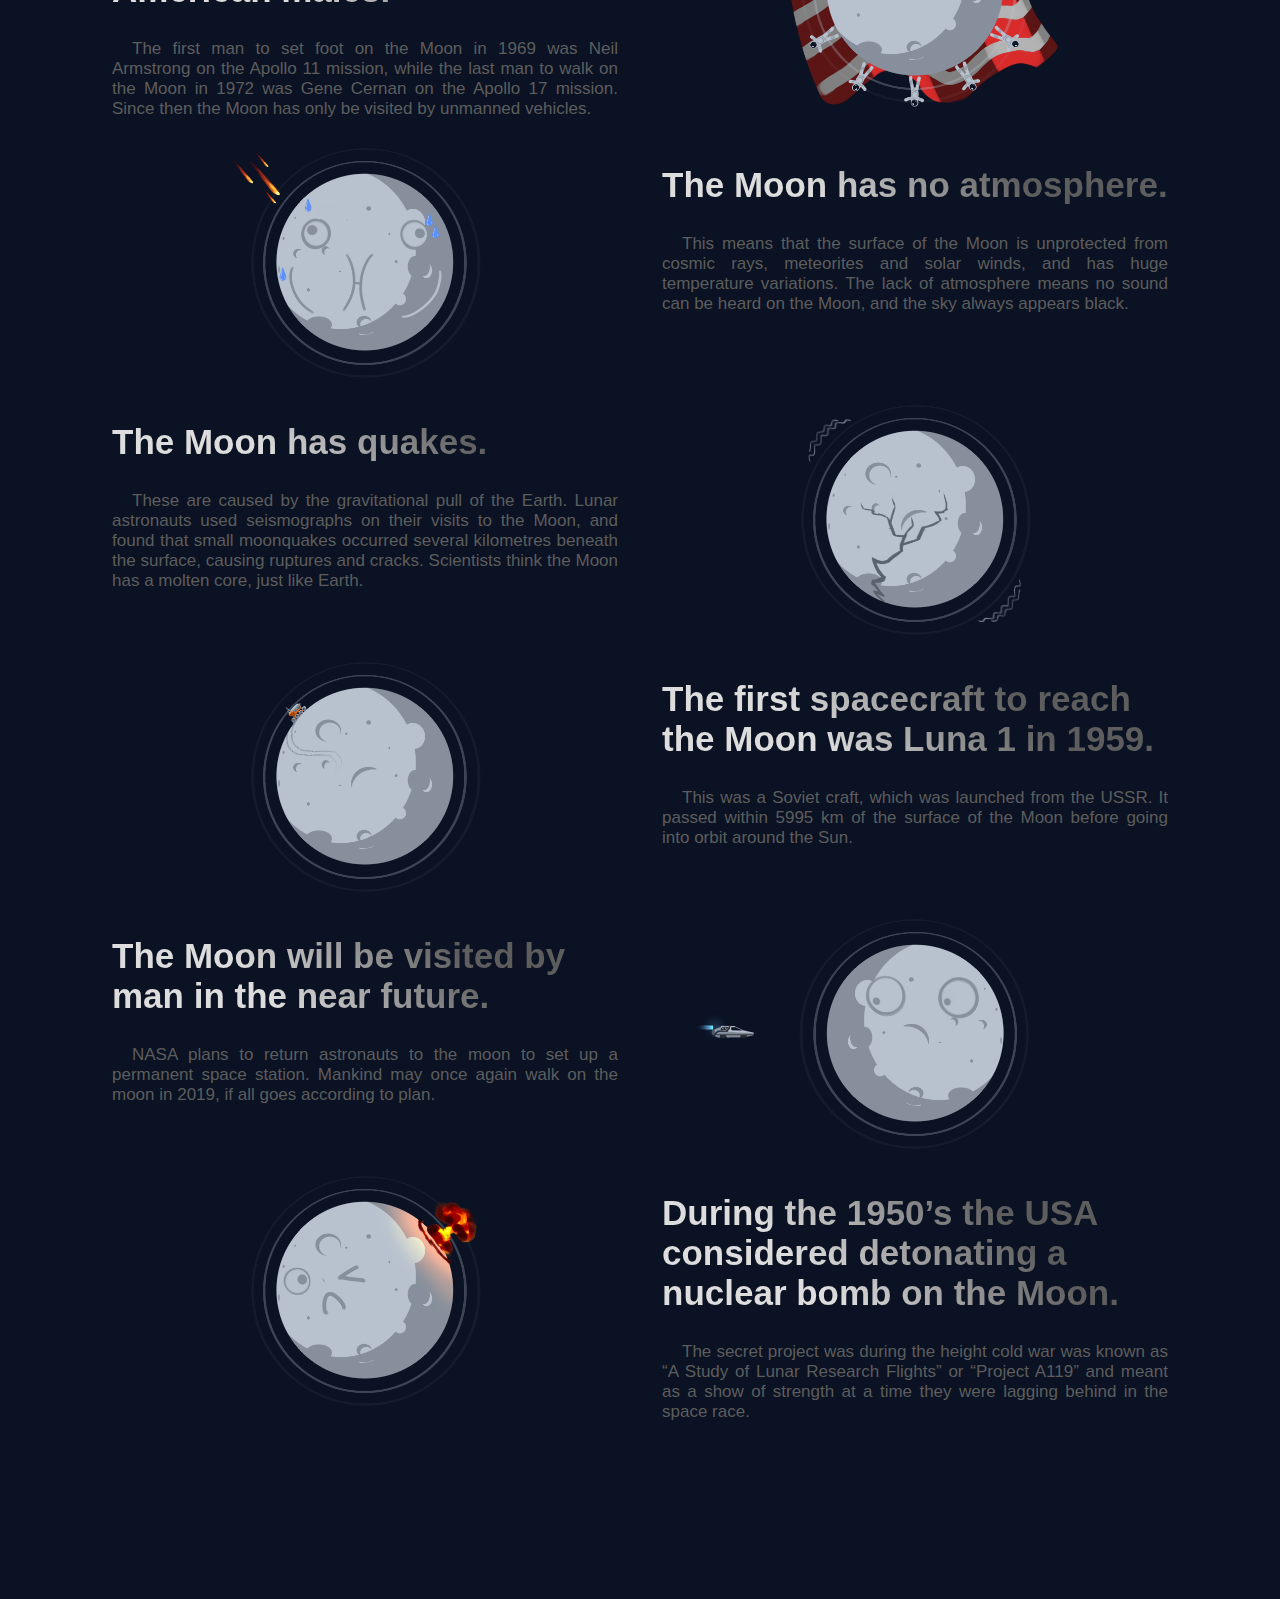
<file: FE_9_5_homework_responsive/homework/src/index.html>
<!DOCTYPE html>
<html lang="en">
<head>
  <meta charset="UTF-8">
  <meta name="viewport" content="width=device-width, initial-scale=1.0">
  <meta http-equiv="X-UA-Compatible" content="ie=edge">
  <link rel="stylesheet" href="styles.css">
  <title>Responsive</title>
</head>
<body>
  	<header>
  		<nav>
  			<ul class="nav">
  				<li><a href="index.html" class="nav-active">The Moon</a></li>
  				<li><a href="#">The Sun</a></li>
  				<li><a href="#">The Earth</a></li>
  			</ul>
  		</nav>
  	</header>

  	<section class="about" id="moon">
  		<h1>10 <span>intresting</span> facts about the Moon</h1>
  		<div class="container">
  			<div class="row">  <!--  1  -->
  				<div class="text">
	  				<h2>The dark side of the moon is a myth.</h2>
	  				<p>
	  				  	In reality both sides of the Moon see the same amount of sunlight however only one face of the Moon is ever seen from Earth. This is because the Moon rotates around on its own axis in exactly the same time it takes to orbit the Earth, meaning the same side is always facing the Earth. The side facing away from Earth has only been seen by the human eye from spacecraft.
	  				</p>
	  			</div>
				<div class="photo">
	  				<img src="../assets/dark-side.png" alt="photo">
	  			</div>
	  		</div>
	  		<div class="row">  <!--  2  -->
  				<div class="text">
	  				<h2>The rise and fall of the tides on Earth is caused by the Moon.</h2>
	  				<p>
	  				  	There are two bulges in the Earth due to the gravitational pull that the Moon exerts; one on the side facing the Moon, and the other on the opposite side that faces away from the Moon, The bulges move around the oceans as the Earth rotates, causing high and low tides around the globe.
	  				</p>
	  			</div>
				<div class="photo">
	  				<img src="../assets/earth-tides.png" alt="photo">
	  			</div>
	  		</div>
	  		<div class="row"> 
  				<div class="text">  <!--  3  -->
	  				<h2>The Moon is drifting away from the Earth.</h2>
	  				<p>
	  				  	The Moon is moving approximately 3.8 cm away from our planet every year. It is estimated that it will continue to do so for around 50 billion years. By the time that happens, the Moon will be taking around 47 days to orbit the Earth instead of the current 27.3 days.
	  				</p>
	  			</div>
				<div class="photo">
	  				<img src="../assets/drifting-moon.png" alt="photo">
	  			</div>
	  		</div>
	  		<div class="row">  <!--  4  -->
  				<div class="text">
	  				<h2>A person would weigh much less on the Moon.</h2>
	  				<p>
	  				  	The Moon has much weaker gravity than Earth, due to its smaller mass, so you would weigh about one sixth (16.5%) of your weight on Earth. This is why the lunar astronauts could leap and bound so high in the air.
	  				</p>
	  			</div>
				<div class="photo">
	  				<img src="../assets/less-weight-on-the-moon.png" alt="photo">
	  			</div>
	  		</div>
	  		<div class="row">  <!--  5  -->
  				<div class="text">
	  				<h2>The Moon has only been walked on by 12 people; all American males.</h2>
	  				<p>
	  				  	The first man to set foot on the Moon in 1969 was Neil Armstrong on the Apollo 11 mission, while the last man to walk on the Moon in 1972 was Gene Cernan on the Apollo 17 mission. Since then the Moon has only be visited by unmanned vehicles.
	  				</p>
	  			</div>
				<div class="photo">
	  				<img src="../assets/12-americans.png" alt="photo">
	  			</div>
	  		</div>
	  		<div class="row"> <!--  6  -->
  				<div class="text">
	  				<h2>The Moon has no atmosphere.</h2>
	  				<p>
	  				  	This means that the surface of the Moon is unprotected from cosmic rays, meteorites and solar winds, and has huge temperature variations. The lack of atmosphere means no sound can be heard on the Moon, and the sky always appears black.
	  				</p>
	  			</div>
				<div class="photo">
	  				<img src="../assets/no-atmosphere.png" alt="photo">
	  			</div>
	  		</div>
	  		<div class="row"> <!--  7  -->
  				<div class="text">
	  				<h2>The Moon has quakes.</h2>
	  				<p>
	  				  	These are caused by the gravitational pull of the Earth. Lunar astronauts used seismographs on their visits to the Moon, and found that small moonquakes occurred several kilometres beneath the surface, causing ruptures and cracks. Scientists think the Moon has a molten core, just like Earth.
	  				</p>
	  			</div>
				<div class="photo">
	  				<img src="../assets/moon-quakes.png" alt="photo">
	  			</div>
	  		</div>
	  		<div class="row"> <!--  8  -->
  				<div class="text">
	  				<h2>The first spacecraft to reach the Moon was Luna 1 in 1959.</h2>
	  				<p>
	  				  	This was a Soviet craft, which was launched from the USSR. It passed within 5995 km of the surface of the Moon before going into orbit around the Sun.
	  				</p>
	  			</div>
				<div class="photo">
	  				<img src="../assets/spacecraft.png" alt="photo">
	  			</div>
	  		</div>
	  		<div class="row"> <!--  9  -->
  				<div class="text">
	  				<h2>The Moon will be visited by man in the near future.</h2>
	  				<p>
	  				  	NASA plans to return astronauts to the moon to set up a permanent space station. Mankind may once again walk on the moon in 2019, if all goes according to plan.
	  				</p>
	  			</div>
				<div class="photo">
	  				<img src="../assets/moon-station.png" alt="photo">
	  			</div>
	  		</div>
	  		<div class="row"> <!--  10  -->
  				<div class="text">
	  				<h2>During the 1950’s the USA considered detonating a nuclear bomb on the Moon.</h2>
	  				<p>
	  				  	The secret project was during the height cold war was known as “A Study of Lunar Research Flights” or “Project A119” and meant as a show of strength at a time they were lagging behind in the space race.
	  				</p>
	  			</div>
				<div class="photo">
	  				<img src="../assets/nuclear-bomb.png" alt="photo">
	  			</div>
	  		</div>
  		</div>
  		<a href="#moon">Up</a>
  	</section>
</body>
</html>
</file>
<file: FE_9_11_homework_dom/homework/assets/material-icons/material-icons.css>
@font-face {
  font-family: 'Material Icons';
  font-style: normal;
  font-weight: 400;
  src: url(MaterialIcons-Regular.eot); /* For IE6-8 */
  src: local('Material Icons'),
       local('MaterialIcons-Regular'),
       url(MaterialIcons-Regular.woff2) format('woff2'),
       url(MaterialIcons-Regular.woff) format('woff'),
       url(MaterialIcons-Regular.ttf) format('truetype');
}

.material-icons {
  font-family: 'Material Icons';
  font-weight: normal;
  font-style: normal;
  font-size: 24px;  /* Preferred icon size */
  display: inline-block;
  line-height: 1;
  text-transform: none;
  letter-spacing: normal;
  word-wrap: normal;
  white-space: nowrap;
  direction: ltr;

  /* Support for all WebKit browsers. */
  -webkit-font-smoothing: antialiased;
  /* Support for Safari and Chrome. */
  text-rendering: optimizeLegibility;

  /* Support for Firefox. */
  -moz-osx-font-smoothing: grayscale;

  /* Support for IE. */
  font-feature-settings: 'liga';
}
</file>
<file: FE_9_11_homework_dom/homework/assets/styles.css>
/* Your styles goes here */
#root{
	font-family: Arial, Helvetica, sans-serif;
}
h1{
	text-align:center;
	font-weight:normal;
}
.container{
	margin:0px auto;
	max-width:50%;
}
#message{
	color:red;
	text-align:center;
	margin:0px;
}
.itemInput{
	width:87.5%;
	margin:0px 25px;
}
.btn{
	border:0px;
    background:none;
    padding:0px;
    cursor:pointer;
    vertical-align:middle;
}
.itemList{
	padding:0px 0px 0px 25px;
	height:350px;
	list-style:none;
	border-top:2px solid #000000;
}
.delete{
	float:right;
}
li{
	margin-top:10px;
}
.unchecked, .check{
	margin-right:10px;
}
span, i{
	cursor:pointer;
	display: inline-block;
  	vertical-align: middle;
}
.logo{
	width:10%;
	margin:0px auto;
}
.logo img{
	width:100%;
}
.column.over {
  border-top: 2px solid green;
  border-bottom:2px solid red;
}
</file>
<file: FE_9_12_homework_bom/homework/assets/styles.css>
.root{
	font-family: Arial, Helvetica, sans-serif;
}
.container{
max-width:60%;
margin:0px auto;
display: flex;
flex-direction:column;
align-items: center;
}
.title{
	text-align:center;
	font-size:38px;
}
button{
	margin-top:20px;
	border-radius:10px;
	width:200px;
	height:30px;
	font-size:20px;
}
ul{
	list-style:none;
	width:40%;
	padding:0px;
}
li{
	display:inline-block;
	width:100%;
}
.delete{
	cursor:pointer;
	float:right;
}
.text{
	width:72%;
	line-height:40px;
	margin-left:10px;
	font-size:20px;
	text-align:center;
	vertical-align:top;
	display:inline-block;
}
.taskInput{
	line-height:30px;
	border-radius:10px;
	text-indent: 10px;
}
</file>
<file: FE_9_1_homework_html-basics/homework/style.css>
html, body, div, span, applet, object, iframe,
h1, h2, h3, h4, h5, h6, p, blockquote, pre,
a, abbr, acronym, address, big, cite, code,
del, dfn, em, font, img, ins, kbd, q, s, samp,
small, strike, strong, sub, sup, tt, var,
b, u, i, center,
dl, dt, dd, ol, ul, li,
fieldset, form, label, legend,
table, caption, tbody, tfoot, thead, tr, th, td{
	background:transparent;
	border:0;
	margin:0;
	padding:0;
	vertical-align:baseline;
}
body{
	line-height:1;
}h1, h2, h3, h4, h5, h6{
	clear:both;
	font-weight:normal;
}
ol, ul{
	list-style:none;
}
blockquote{
	quotes:none;
}
blockquote:before, blockquote:after{
	content:'';
	content:none;
}
del{
	text-decoration:line-through;
}
table{
	border-collapse:collapse;
	border-spacing:0;
}
a img{
	border:none;
}
#container{
	float:left;
	margin:0 -240px 0 0;
	width:100%;
}
#primary, #secondary{
	float:right;
	overflow:hidden;
	width:220px;
}
#secondary{
	clear:right;
}
#footer{
	clear:both;
	width:100%;
}
.one-column #content{
	margin:0 auto;
	width:640px;
}
.single-attachment #content{
	margin:0 auto;
	width:900px;
}body, input, textarea,.page-title span, .pingback a.url{
	font-family:Georgia, "Bitstream Charter", serif;
}
h3#comments-title, h3#reply-title, #access .menu, #access div.menu ul, #cancel-comment-reply-link,
.form-allowed-tags, #site-info, #site-title, #wp-calendar, .comment-meta, .comment-body tr th,
.comment-body thead th, .entry-content label, .entry-content tr th, .entry-content thead th,
.entry-meta, .entry-title, .entry-utility, #respond label, .navigation, .page-title, .pingback p, 
.reply, .widget-title, .wp-caption-text{
	font-family:"Helvetica Neue", Arial, Helvetica, "Nimbus Sans L", sans-serif;
}
input[type="submit"]{
	font-family:"Helvetica Neue", Arial, Helvetica, "Nimbus Sans L", sans-serif;
}
pre{
	font-family:"Courier 10 Pitch", Courier, monospace;
}
code{
	font-family:Monaco, Consolas, "Andale Mono", "DejaVu Sans Mono", monospace;
}
#access .menu-header, div.menu, #colophon, #branding, #main, #wrapper{
	margin:0 auto;
	width:940px;
}
#wrapper{
	background:#fff;
	margin-top:20px;
	padding:0 20px;
}
#footer-widget-area{
	overflow:hidden;
}
#footer-widget-area .widget-area{
	float:left;
	margin-right:20px;
	width:220px;
}
#footer-widget-area #fourth{
	margin-right:0;
}
#site-info{
	float:left;
	font-size:14px;
	font-weight:bold;
	width:700px;
}
#site-generator{
	float:right;
	width:220px;
}
body{
	background:#f1f1f1;
}
body, input, textarea{
	color:#666;
	font-size:12px;
	line-height:18px;
}
hr{
	background-color:#e7e7e7;
	border:0;
	clear:both;
	height:1px;
	margin-bottom:18px;
}
p{
	margin-bottom:18px;
}
ul{
	list-style:square;
	margin:0 0 18px 1.5em;
}
ol{
	list-style:decimal;
	margin:0 0 18px 1.5em;
}
ol ol{
	list-style:upper-alpha;
}
ol ol ol{
	list-style:lower-roman;
}
ol ol ol ol{
	list-style:lower-alpha;
}
ul ul, ol ol, ul ol, ol ul{
	margin-bottom:0;
}
dl{
	margin:0 0 24px 0;
}
dt{
	font-weight:bold;
}
dd{
	margin-bottom:18px;
}
strong{
	font-weight:bold;
}
cite, em, i{
	font-style:italic;
}
big{
	font-size:131.25%;
}
ins{
	background:#ffc;
	text-decoration:none;
}
blockquote{
	font-style:italic;
	padding:0 3em;
}
blockquote cite, blockquote em, blockquote i{
	font-style:normal;
}
pre{
	background:#f7f7f7;
	color:#222;
	line-height:18px;
	margin-bottom:18px;
	overflow:auto;
	padding:1.5em;
}
abbr, acronym{
	border-bottom:1px dotted #666;
	cursor:help;
}
sup, sub{
	height:0;
	line-height:1;
	position:relative;
	vertical-align:baseline;
}
sup{
	bottom:1ex;
}
sub{
	top:.5ex;
}
small{
	font-size:smaller;
}
input[type="text"], input[type="password"], input[type="email"], input[type="url"], input[type="number"],
textarea{
	background:#f9f9f9;
	border:1px solid #ccc;
	box-shadow:inset 1px 1px 1px rgba(0,0,0,0.1);
	-moz-box-shadow:inset 1px 1px 1px rgba(0,0,0,0.1);
	-webkit-box-shadow:inset 1px 1px 1px rgba(0,0,0,0.1);
	padding:2px;
}
a:link{
	color:#0066cc;
}
a:visited{
	color:#743399;
}
a:active, a:hover{
	color:#ff4b33;
}
.screen-reader-text{
	clip:rect(1px, 1px, 1px, 1px);
	overflow:hidden;
	position:absolute !important;
	height:1px;
	width:1px;
}
#header{
	padding:30px 0 0 0;
}
#site-title{
	float:left;
	font-size:30px;
	line-height:36px;
	margin:0 0 18px 0;
	width:700px;
}
#site-title a{
	color:#000;
	font-weight:bold;
	text-decoration:none;
}
#site-description{
	color:#000;
	clear:right;
	float:right;
	font-style:italic;
	margin:15px 0 18px 0;
	opacity:.65;
	width:220px;
}
#branding img{
	border-top:4px solid #000;
	border-bottom:1px solid #000;
	display:block;
	float:left;
}
#access{
	background:#000;
	display:block;
	float:left;
	margin:0 auto;
	width:940px;
}
#access .menu-header, div.menu{
	font-size:13px;
	margin-left:12px;
	width:928px;
}
#access .menu-header ul, div.menu ul{
	list-style:none;
	margin:0;
}
#access .menu-header li, div.menu li{
	float:left;
	position:relative;
}
#access a{
	color:#aaa;
	display:block;
	line-height:38px;
	padding:0 10px;
	text-decoration:none;
}
#access ul ul{
	box-shadow:0px 3px 3px rgba(0,0,0,0.2);
	-moz-box-shadow:0px 3px 3px rgba(0,0,0,0.2);
	-webkit-box-shadow:0px 3px 3px rgba(0,0,0,0.2);
	display:none;
	position:absolute;
	top:38px;
	left:0;
	float:left;
	width:180px;
	z-index:99999;
}
#access ul ul li{
	min-width:180px;
}
#access ul ul ul{
	left:100%;
	top:0;
}
#access ul ul a{
	background:#333;
	line-height:1em;
	padding:10px;
	width:160px;
	height:auto;
}
#access li:hover > a, #access ul ul:hover > a{
	background:#333;
	color:#fff;
}
#access ul li:hover > ul{
	display:block;
}
#access ul li.current_page_item > a, #access ul li.current_page_ancestor > a, #access ul li.current-menu-ancestor > a,
#access ul li.current-menu-item > a, #access ul li.current-menu-parent > a{
	color:#fff;
}
* html #access ul li.current_page_item a, * html #access ul li.current_page_ancestor a,
* html #access ul li.current-menu-ancestor a, * html #access ul li.current-menu-item a,
* html #access ul li.current-menu-parent a, * html #access ul li a:hover{
	color:#fff;
}
#main{
	clear:both;
	overflow:hidden;
	padding:40px 0 0 0;
}
#content{
	margin-bottom:36px;
}
#content, #content input, #content textarea{
	color:#333;
	font-size:16px;
	line-height:24px;
}
#content p, #content ul, #content ol, #content dd, #content pre, #content hr{
	margin-bottom:24px;
}
#content ul ul, #content ol ol, #content ul ol, #content ol ul{
	margin-bottom:0;
	}
#content pre, #content kbd, #content tt, #content var{
	font-size:15px;
	line-height:21px;
}
#content code{
	font-size:13px;
}
#content dt, #content th{
	color:#000;
}
#content h1, #content h2, #content h3, #content h4, #content h5, #content h6{
	color:#000;
	line-height:1.5em;
	margin:0 0 20px 0;
}
#content table{
	border:1px solid #e7e7e7;
	margin:0 -1px 24px 0;
	text-align:left;
	width:100%;
}
#content tr th, #content thead th{
	color:#777;
	font-size:12px;
	font-weight:bold;
	line-height:18px;
	padding:9px 24px;
	border-right: 1px solid #e7e7e7;
}
#content tr td{
	border-top:1px solid #e7e7e7;
	padding:6px 24px;
	border-right: 1px solid #e7e7e7;
}
#content tr.odd td{
	background:#f2f7fc;
}
.hentry{
	margin:0 0 48px 0;
}
.home .sticky{
	background:#f2f7fc;
	border-top:4px solid #000;
	margin-left:-20px;
	margin-right:-20px;
	padding:18px 20px;
}
.single .hentry{
	margin:0 0 36px 0;
}
.page-title{
	color:#000;
	font-size:14px;
	font-weight:bold;
	margin:0 0 36px 0;
}
.page-title span{
	color:#333;
	font-size:16px;
	font-style:italic;
	font-weight:normal;
}
.page-title a:link,.page-title a:visited{
	color:#777;
	text-decoration:none;
}
.page-title a:active, .page-title a:hover{
	color:#ff4b33;
}
#content .entry-title{
	color:#000;
	font-size:21px;
	font-weight:bold;
	line-height:1.3em;
	margin-bottom:0;
}
.entry-title a:link, .entry-title a:visited{
	color:#000;
	text-decoration:none;
}
.entry-title a:active, .entry-title a:hover{
	color:#ff4b33;
}
.entry-meta{
	color:#777;
	font-size:12px;
}
.entry-meta abbr, .entry-utility abbr{
	border:none;
}
.entry-meta abbr:hover, .entry-utility abbr:hover{
	border-bottom:1px dotted #666;
}
.single-author .by-author{
	position:absolute !important;
	clip:rect(1px 1px 1px 1px);
	clip:rect(1px, 1px, 1px, 1px);
}
.entry-content, .entry-summary{
	clear:both;
	padding:12px 0 0 0;
}
.entry-content .more-link{
	white-space:nowrap;
}
#content .entry-summary p:last-child{
	margin-bottom:12px;
}
.entry-content fieldset{
	border:1px solid #e7e7e7;
	margin:0 0 24px 0;
	padding:24px;
}
.entry-content fieldset legend{
	background:#fff;
	color:#000;
	font-weight:bold;
	padding:0 24px;
}
.entry-content input{
	margin:0 0 24px 0;
}
.entry-content input.file, .entry-content input.button{
	margin-right:24px;
}
.entry-content label{
	color:#777;
	font-size:12px;
}
.entry-content select{
	margin:0 0 24px 0;
}
.entry-content sup, .entry-content sub{
	font-size:10px;
}
.entry-content blockquote.left{
	float:left;
	margin-left:0;
	margin-right:24px;
	text-align:right;
	width:33%;
}
.entry-content blockquote.right{
	float:right;
	margin-left:24px;
	margin-right:0;
	text-align:left;
	width:33%;
}
.page-link{
	clear:both;
	color:#000;
	font-weight:bold;
	line-height:48px;
	word-spacing:0.5em;
}
.page-link a:link, .page-link a:visited{
	background:#f1f1f1;
	color:#333;
	font-weight:normal;
	padding:0.5em 0.75em;
	text-decoration:none;
}
.home .sticky .page-link a{
	background:#d9e8f7;
}
.page-link a:active, .page-link a:hover{
	color:#ff4b33;
}
body.page .edit-link{
	clear:both;
	display:block;
}
#entry-author-info{
	background:#f2f7fc;
	border-top:4px solid #000;
	clear:both;
	font-size:14px;
	line-height:20px;
	margin:24px 0;
	overflow:hidden;
	padding:18px 20px;
}
#entry-author-info #author-avatar{
	background:#fff;
	border:1px solid #e7e7e7;
	float:left;
	height:60px;
	margin:0 -104px 0 0;
	padding:11px;
}
#entry-author-info #author-description{
	float:left;
	margin:0 0 0 104px;
}
#entry-author-info h2{
	color:#000;
	font-size:100%;
	font-weight:bold;
	margin-bottom:0;
}
.entry-utility{
	clear:both;
	color:#777;
	font-size:12px;
	line-height:18px;
}
.entry-meta a, .entry-utility a{
	color:#777;
}
.entry-meta a:hover, .entry-utility a:hover{
	color:#ff4b33;
}
#content .video-player{
	padding:0;
}
.format-standard .wp-video, .format-standard .wp-audio-shortcode, .format-audio .wp-audio-shortcode,
.format-standard .video-player{
	margin-bottom:24px;
}
.home #content .format-aside p, .home #content .category-asides p{
	font-size:14px;
	line-height:20px;
	margin-bottom:10px;
	margin-top:0;
}
.format-gallery .size-thumbnail img, .category-gallery .size-thumbnail img{
	border:10px solid #f1f1f1;
	margin-bottom:0;
}
.format-gallery .gallery-thumb, .category-gallery .gallery-thumb{
	float:left;
	margin-right:20px;
	margin-top:-4px;
}
.home #content .format-gallery .entry-utility, .home #content .category-gallery .entry-utility{
	padding-top:4px;
}
.attachment .entry-content .entry-caption{
	font-size:140%;
	margin-top:24px;
}
.attachment .entry-content .nav-previous a:before{
	content:'\2190\00a0';
}
.attachment .entry-content .nav-next a:after{
	content:'\00a0\2192';
}
#content img.size-auto, #content img.size-full, #content img.size-large, #content img.size-medium,
#content .entry-attachment img, #content .widget-container img{
	max-width:100%;
	height:auto;
}
#ie8 #content img.size-auto, #ie8 #content img.size-full, #ie8 #content img.size-large, 
#ie8 #content img.size-medium, #ie8 #content .entry-attachment img{
	width:auto;
}
.alignleft, img.alignleft{
	display:inline;
	float:left;
	margin-right:24px;
	margin-top:4px;
}
.alignright, img.alignright{
	display:inline;
	float:right;
	margin-left:24px;
	margin-top:4px;
}
.aligncenter, img.aligncenter{
	clear:both;
	display:block;
	margin-left:auto;
	margin-right:auto;
}
img.alignleft, img.alignright, img.aligncenter{
	margin-bottom:12px;
}
.wp-caption{
	background:#f1f1f1;
	line-height:18px;
	margin-bottom:20px;
	max-width:100%;
	padding:4px;
	text-align:center;
}
.wp-caption img{
	margin:5px 5px 0;
	max-width:622px;
}
.wp-caption p.wp-caption-text{
	color:#777;
	font-size:12px;
	margin:5px;
}
.wp-smiley{
	margin:0;
}
.gallery{
	margin:0 auto 18px;
}
.gallery .gallery-item{
	float:left;
	margin-top:0;
	text-align:center;
}
.gallery-columns-1 .gallery-item{
	width:100%;
}
.gallery-columns-2 .gallery-item{
	width:50%;
}
.gallery-columns-3 .gallery-item{
	width:33%;
}
.gallery-columns-4 .gallery-item{
	width:25%;
}
.gallery-columns-5 .gallery-item{
	width:20%;
}
.gallery-columns-6 .gallery-item{
	width:16%;
}
.gallery-columns-7 .gallery-item{
	width:14%;
}
.gallery-columns-8 .gallery-item{
	width:12%;
}
.gallery-columns-9 .gallery-item{
	width:11%;
}
.gallery-columns-1 img{
	max-width:620px;
}
.gallery-columns-2 img{
	max-width:288px;
}
.gallery-columns-3 img{
	max-width:177px;
}
.gallery-columns-4 img{
	max-width:122px;
}
.gallery-columns-5 img{
	max-width:88px;
}
.gallery-columns-6 img{
	max-width:66px;
}
.gallery-columns-7 img{
	max-width:50px;
}
.gallery-columns-8 img{
	max-width:39px;
}
.gallery-columns-9 img{
	max-width:29px;
}
.gallery-item img{
	height:auto;
}
.gallery-columns-2 .attachment-medium{
	max-width:92%;
	height:auto;
}
.gallery-columns-4 .attachment-thumbnail{
	max-width:84%;
	height:auto;
}
.gallery .gallery-caption{
	color:#777;
	font-size:12px;
	margin:0 0 12px;
}
.gallery dl{
	margin:0;
}
.gallery img{
	border:10px solid #f1f1f1;
}
.gallery br+br{
	display:none;
}
#content .entry-attachment img{
	display:block;
	margin:0 auto;
}
.navigation{
	color:#777;
	font-size:12px;
	line-height:18px;
	overflow:hidden;
}
.navigation a:link, .navigation a:visited{
	color:#777;
	text-decoration:none;
}
.navigation a:active, .navigation a:hover{
	color:#ff4b33;
}
.nav-previous{
	float:left;
	width:50%;
}
.nav-next{
	float:right;
	text-align:right;
	width:50%;
}
#nav-above{
	margin:0 0 18px 0;
}
#nav-above{
	display:none;}.paged #nav-above,
.single #nav-above{
	display:block;
}
#nav-below{
	margin:-18px 0 0 0;
}
#comments{
	clear:both;
}
#comments .navigation{
	padding:0 0 18px 0;
}
h3#comments-title, h3#reply-title{
	color:#000;
	font-size:20px;
	font-weight:bold;
	margin-bottom:0;
}
h3#comments-title{
	padding:24px 0;
}
.commentlist{
	list-style:none;
	margin:0;
}
.commentlist li.comment{
	border-bottom:1px solid #e7e7e7;
	line-height:24px;
	margin:0 0 24px 0;
	padding:0 0 0 56px;
	position:relative;
}
.commentlist li:last-child{
	border-bottom:none;
	margin-bottom:0;
}
#comments .comment-body ul, #comments .comment-body ol{
	margin-bottom:18px;
}
#comments .comment-body p:last-child{
	margin-bottom:6px;
}
#comments .comment-body blockquote p:last-child{
	margin-bottom:24px;
}
.commentlist ol{
	list-style:decimal;
}
.commentlist .avatar{
	position:absolute;
	top:4px;
	left:0;
}
.comment-author{

	}
.comment-author cite{
	color:#000;
	font-style:normal;
	font-weight:bold;
}
.comment-author .says{
	font-style:italic;
}
.comment-meta{
	font-size:12px;
	margin:0 0 18px 0;
}
.comment-meta a:link, .comment-meta a:visited{
	color:#777;
	text-decoration:none;
}
.comment-meta a:active, .comment-meta a:hover{
	color:#ff4b33;
}
.commentlist .even{

}
.commentlist .bypostauthor{

}
.commentlist .bypostauthor > div{
	background:#f2f7fc;
	border-top:4px solid #000;
	margin-bottom:10px;
	padding:10px 0 0 20px;
}
.reply{
	font-size:12px;
	padding:0 0 24px 0;
}
.reply a, a.comment-edit-link{
	color:#777;
}
.reply a:hover, a.comment-edit-link:hover{
	color:#ff4b33;
}
.commentlist .children{
	list-style:none;
	margin:0;
}
.commentlist .children li{
	border:none;
	margin:0;
}
.nopassword,.nocomments{
	display:none;
}
#comments .pingback{
	border-bottom:1px solid #e7e7e7;
	margin-bottom:18px;
	padding-bottom:18px;
}
.commentlist li.comment+li.pingback{
	margin-top:-6px;
}
#comments .pingback p{
	color:#777;
	display:block;
	font-size:12px;
	line-height:18px;
	margin:0;
}
#comments .pingback .url{
	font-size:13px;
	font-style:italic;
}
input[type="submit"]{
	color:#333;
}
#respond{
	border-top:1px solid #e7e7e7;
	margin:24px 0;
	overflow:hidden;
	position:relative;
}
#respond p{
	margin:0;
}
#respond .comment-notes{
	margin-bottom:1em;
}
.form-allowed-tags{
	line-height:1em;
}
.children #respond{
	margin:0 48px 0 0;
}
h3#reply-title{
	margin:18px 0;
}
#comments-list #respond{
	margin:0 0 18px 0;
}
#comments-list ul #respond{
	margin:0;
}
#cancel-comment-reply-link{
	font-size:12px;
	font-weight:normal;
	line-height:18px;
}
#respond .required{
	color:#ff4b33;
	font-weight:bold;
}
#respond label{
	color:#777;
	font-size:12px;
}
#respond input{
	margin:0 0 9px;
	width:98%;
}
#respond textarea{
	width:98%;
}
#respond .form-allowed-tags{
	color:#777;
	font-size:12px;
	line-height:18px;
}
#respond .form-allowed-tags code{
	font-size:11px;
}
#respond .form-submit{
	margin:12px 0;
}
#respond .form-submit input{
	font-size:14px;
	width:auto;
}
.widget-area ul{
	list-style:none;
	margin-left:0;
}
.widget-area ul ul{
	list-style:square;
	margin-left:1.3em;
}
.widget-area select{
	max-width:100%;
}
.widget_search #s{
	width:60%;
}
.widget_search label{
	display:none;
}
.widget-container{
	word-wrap:break-word;
	-webkit-hyphens:auto;
	-moz-hyphens:auto;
	hyphens:auto;
	margin:0 0 18px 0;
}
.widget-container .wp-caption img{
	margin:auto;
}
.widget-container.widget_image .wp-caption{
	width:auto;
}
.widget-container.widget_image .wp-caption img{
	margin-left:-8px;
}
.widget-title{
	color:#222;
	font-size:14px;
	font-weight:bold;
}
.widget-area a:link, .widget-area a:visited{
	text-decoration:none;
}
.widget-area a:active, .widget-area a:hover{
	text-decoration:underline;
}
.widget-area .entry-meta{
	font-size:11px;
}
#wp_tag_cloud div{
	line-height:1.6em;
}
#wp-calendar{
	width:100%;
}
#wp-calendar caption{
	color:#222;
	font-size:14px;
	font-weight:bold;
	padding-bottom:4px;
	text-align:left;
}
#wp-calendar thead{
	font-size:11px;
}
#wp-calendar thead th{

}
#wp-calendar tbody{
	color:#aaa;
}
#wp-calendar tbody td{
	background:#f5f5f5;
	border:1px solid #fff;
	padding:3px 0 2px;
	text-align:center;
}
#wp-calendar tbody .pad{
	background:none;
}
#wp-calendar tfoot #next{
	text-align:right;
}
.widget_rss a.rsswidget{
	color:#000;
}
.widget_rss a.rsswidget:hover{
	color:#ff4b33;
}
.widget_rss .widget-title img{
	width:11px;
	height:11px;
}
#main .widget-area ul{
	margin-left:0;
	padding:0 20px 0 0;
}
#main .widget-area ul ul{
	border:none;
	margin-left:1.3em;
	padding:0;
}
#primary{

}
#secondary{

}
#footer-widget-area{

}
#main .widget-container.music-player ul{
	margin:0;
}
#footer{
	margin-bottom:20px;
}
#colophon{
	border-top:4px solid #000;
	margin-top:-4px;
	overflow:hidden;
	padding:18px 0;
}
#site-info{
	font-weight:bold;
}
#site-info a{
	color:#000;
	text-decoration:none;
}
#site-generator{
	font-style:italic;
	position:relative;
}
#site-generator a{
	background:url(images/wordpress.png) center left no-repeat;
	color:#666;
	display:inline-block;
	line-height:16px;
	padding-left:20px;
	text-decoration:none;
}
#site-generator a:hover{
	text-decoration:underline;
}
img#wpstats{
	display:block;
	margin:0 auto 10px;
}
pre{
	-webkit-text-size-adjust:140%;
}
code{
	-webkit-text-size-adjust:160%;
}
#access, .entry-meta, .entry-utility, .navigation, .widget-area{
	-webkit-text-size-adjust:120%;
}
#site-description{
	-webkit-text-size-adjust:none;
}
@media print{
	body{
		background:none !important;
	}
	#wrapper{
		clear:both !important;
		display:block !important;
		float:none !important;
		position:relative !important;
	}
	#header{
		border-bottom:2pt solid #000;
		padding-bottom:18pt;
	}
	#colophon{
		border-top:2pt solid #000;
	}
	#site-title,	#site-description{
		float:none;
		line-height:1.4em;
		margin:0;
		padding:0;
	}
	#site-title{
		font-size:13pt;
	}
	.entry-content{
		font-size:14pt;
		line-height:1.6em;
	}
	.entry-title{
		font-size:21pt;
	}
	#access,	#branding img,	#respond,	.comment-edit-link,	.edit-link,	.navigation,	.page-link,	
	.widget-area{
		display:none !important;
	}
	#container,	#header,	#footer{
		margin:0;
		width:100%;
	}
	#content,	.one-column #content{
		margin:24pt 0 0;
		width:100%;
	}
	.wp-caption p{
		font-size:11pt;
	}
	#site-info,	#site-generator{
		float:none;
		width:auto;
	}
	#colophon{
		width:auto;
	}
	img#wpstats{
		display:none;
	}
	#site-generator a{
		margin:0;
		padding:0;
	}
	#entry-author-info{
		border:1px solid #e7e7e7;
	}
	#main{
		display:inline;
	}
	.home .sticky{
		border:none;
	}
}
img{
	width: 140px;
	vertical-align: middle;
	display:block; 
	margin:0 auto;
	margin-left: calc(50% - 50px);
	margin-bottom: 20px;
}
nav > a{
	padding: 10px;
	color: #0279c1;
}
nav > a b:hover{
	color: #00527a;
}
nav > a:visited{
	color: #0279c1;
}
article{
	padding-left: 10px;
}
footer{
	margin-top: 20px;
	padding: 40px 20px;
	text-align: center;
	background: #3333;
}
</file>
<file: FE_9_2_homework_css-basics/homework/css/general.css>
/* 
please don't edit this styles
*/

h2.tm-section-title
{
    color: red;
}a:focus
{
    color: #666;
    outline: 0;
}ul
{
    margin: 0;;
    padding: 0;
}body
{
    font-family: 'Open Sans',Helvetica,Arial,sans-serif;
    font-size: 16px;
    font-weight: 300;

    overflow-x: hidden;;

    padding-top: 30px;

    color: #000;
    background-color: #f2f2f2;
}section:before
{
    position: absolute;
    z-index: 1;
}.box,
.tm-content-box,
.tm-main-nav
{
    background-color: #fff;
}.tm-sidebar
{
    position: fixed;

    width: 360px;
}.tm-main-nav
{
    font-size: 1.6667em;

    padding-top: 15px;
    padding-bottom: 10px;

    text-align: center;
}.tm-nav-item
{
    width: 100%;
    padding: 15px 30px;;

    list-style: none;
}.tm-nav-item-link
{
    display: block;

    width: 100%;
    padding: 10px;

    -webkit-transition: all .3s ease;
            transition: all .3s ease;;

    color: #666;
    border: 1px solid transparent;
}.carousel-indicators li,
.tm-banner-inner
{
    border: 1px solid #999;
}.flex-2-col,
.tm-banner-inner
{
    display: -webkit-box;
    display: -webkit-flex;
    display: -ms-flexbox;
}.tm-nav-item-link.active,
.tm-nav-item-link:hover
{
    text-decoration: none;

    color: #666;
    border: 1px solid #999;
}.tm-nav-item-link:focus
{
    text-decoration: none;
}.tm-banner-text,
.tm-banner-title,
.tm-section-title
{
    font-weight: 300;

    margin-top: 0;;

    color: #666;
}.tm-section-title
{
    margin-bottom: 20px;
}.tm-section-title-box
{
    margin-bottom: 0;
}.tm-banner-title
{
    font-size: 3.3em;

    letter-spacing: 2px;
    text-transform: uppercase;
}.tm-main-content
{
    margin-left: 360px;
    padding-left: 30px;
}.tm-content-box
{
    margin-bottom: 30px;
}.pad
{
    padding: 50px;
}.tm-banner
{
    height: 370px;
    padding: 30px;
}.tm-banner-inner
{
    display: flex;
            flex-direction: column;

    height: 100%;

    text-align: center;

    -webkit-box-orient: vertical;
    -webkit-box-direction: normal;
    -webkit-flex-direction: column;
        -ms-flex-direction: column;
    -webkit-box-align: center;
    -webkit-align-items: center;
    -ms-flex-align: center;
            align-items: center;
    -webkit-box-pack: center;
    -webkit-justify-content: center;
    -ms-flex-pack: center;
            justify-content: center;
}.tm-banner-text
{
    font-size: 1.4em;
}.flex-2-col
{
    display: flex;

    -webkit-box-align: center;
    -webkit-align-items: center;
    -ms-flex-align: center;
            align-items: center;
}.boxes,
.tm-box-bg-title
{
    display: -webkit-box;
    display: -webkit-flex;
    display: -ms-flexbox;
}.flex-item
{
    -webkit-box-flex: 0 1 auto;
    -webkit-flex: 0 1 auto;
        -ms-flex: 0 1 auto;
            flex: 0 1 auto;
}.section-description
{
    line-height: 1.8;

    margin-bottom: 25px;
}.section-description:last-child
{
    margin-bottom: 0;
}.tm-team-description-container
{
    max-width: 500px;
}.tm-team-info
{
    display: flex;
}.box
{
    width: 33.3333%;
    height: auto;
    padding: 10px;;

    list-style: none;

    border: 1px solid silver;
    border-width: 0 1px 1px 0;
}.box-bg
{
    position: relative;
}.tm-box-bg-title
{
    position: absolute;
    top: 0;
    right: 0;
    bottom: 0;
    left: 0;

    display: flex;

    -webkit-box-align: center;
    -webkit-align-items: center;
    -ms-flex-align: center;
            align-items: center;
    -webkit-box-pack: center;
    -webkit-justify-content: center;
    -ms-flex-pack: center;
            justify-content: center;
}.boxes
{
    display: flex;

    -webkit-flex-wrap: wrap;
        -ms-flex-wrap: wrap;
            flex-wrap: wrap;
}.gallery-container a
{
    cursor: -webkit-zoom-in;
    cursor:         zoom-in;
}.carousel
{
    position: relative;

    height: auto;
    padding: 50px 50px 80px;

    text-align: center;
}.carousel-indicators
{
    bottom: 30px;
}.carousel-content
{
    display: -webkit-box;
    display: -webkit-flex;
    display: -ms-flexbox;
    display:         flex;

    color: #000;

    -webkit-box-align: center;
    -webkit-align-items: center;
    -ms-flex-align: center;
            align-items: center;
}.carousel-indicators .active
{
    background-color: #999;
}.contact-form
{
    overflow: hidden;
}.form-control
{
    font-size: 1em;;

    border-radius: 0;
}.form-control:focus
{
    border-color: #999;
    box-shadow: inset 0 1px 1px rgba(0,0,0,.075),0 0 8px rgba(153,153,153,0.45);
}.form-group
{
    margin-bottom: 20px;
}.form-group-2-col-left
{
    padding-right: 5px;;
    padding-left: 0;
}.form-group-2-col-right
{
    padding-right: 0;
    padding-left: 5px;
}.mandatory-field:after
{
    position: absolute;
    top: 0;
    right: 7px;
}.submit-btn
{
    font-size: 1.4em;
    font-weight: 300;

    float: right;

    padding: 15px 60px;

    -webkit-transition: all .3s ease;
            transition: all .3s ease;;

    color: #999;
    border: 1px solid #999;
    border-radius: 0;
    background: 0;
}.submit-btn:active,
.submit-btn:active:focus,
.submit-btn:active:hover,
.submit-btn:focus,
.submit-btn:hover,
.submit-btn:visited
{
    color: #fff;;
    border: 1px solid #999;
    background: #999;
}.tm-footer
{
    padding-bottom: 15px;;

    color: #666;
}
</file>
<file: FE_9_2_homework_css-basics/homework/css/style.css>
/* write your code here */

/*Task 1*/
@media print {
	.tm-sidebar, #about, section:nth-child(n+3){
		display:none;
	}
	.tm-main-content{
		margin-left:0;
	}
	.flex-2-col{
		flex-direction:column;
	}
	.tm-banner{
		height:200px;
	}
	.pad{
		padding:0px 50px;
	}
	.margin-b-10{
		margin-bottom:10px;
	}
	h2.tm-section-title{
		color:blue;
	}
	.tm-team-description-container{
		max-width:100%;
	}
}

@media screen{
/*Task 2*/
	#about img{								
		border-radius:50%;
	}
	.gallery-container{                 
		background-color:silver;
	}
	.box-bg h2:hover{					 
		background-color:#5eafff;
		color:#ffffff;
		font-weight:bold;
	}
	

/*Task 3*/
	p:not(.tm-banner-text)::first-letter{ 
		color:#76cdd7;
		font-size:30px; 
	}

/*Task 4*/
	.tm-sidebar, .tm-content-box, .blocks .tm-team-description-container{
	 	box-shadow:0px 0px 15px #606060;
	}
	.tm-team-description-container{
		max-width:100%;
	}
	
/*Task 5*/
	#home::before, section::before{
	  content:"";
	  display:inline-block;
	  border-top:0px solid transparent;
	  border-bottom:20px solid transparent;
	  border-left:100px solid #5eafff;
	}
	.tm-banner{
		padding-top:0px;
	}

/*Task 6*/
	.active h2{
		color:#dcdcdc;
		letter-spacing:5px;
	}

/*Task 7*/
	h2+p{
		font-style:italic;
	}

/*Task 8*/
	.tm-content-box .tm-team-description-container p{
		text-indent:1.8em;
		line-height:1.8;
	}

/*Task 9*/
	.heading h2{
		text-align:center;
		color:#76cdd7;
	}
	.heading a{
		color:#000000;
	}
	.heading a:visited{
		color:silver;
	}
	.heading a:hover{
		color:#76cdd7;
		text-decoration-style:double;
	}
	.text::after{
		content:"New";
		display:inline-block;
		color:#ff0000;
		vertical-align: text-top;
		font-size:12px;
	}

/*Task 10*/
	.blocks .tm-content-box p::first-letter{
		color:#000000;
	}
	.blocks .box:nth-child(2n+1){
		background-color:#e8e1e1;
	}

/*Task 11*/
	.tm-nav-item:not(:last-child){
		border-bottom:1px dashed silver;
	}

/*Task 12*/
	input[type="text"], button[type="submit"]{
		color:#ff0000;
	}
	.mandatory-field::after{
		content:"*";
		color:#ff0000;
		font-weight:bold;
	}
	.submit-btn:hover{
		background-color:#379afc;
	}
}
</file>
<file: FE_9_4_homework_css-layouts/homework/css/style.css>
body{
	margin:0px;
	font-family:"Open Sans", sans-serif; 
}
header{
	color:#ffffff;
	height:740px;
	margin:0px;
	padding-top:40px;
	background:url("../img/apples.jpg");
	background-size:cover;
	background-position:center top;
	background-repeat:no-repeat; 
	overflow:hidden;
}
.container{
	max-width:1250px;
	margin:0 auto;
}
header a{
	color:#ffffff;
	text-decoration:none;
}
.logo{
	display:inline-block;
	line-height:30px;
	letter-spacing:2px;
	text-transform:uppercase;
	font-size:15px;
}
nav{
	float:right;
}
nav ul {
	margin:0px;
	width:360px;
}
nav ul li{
	width:25%;
	list-style:none;
	float:left;
	text-align:center;
}
nav ul li a{
	line-height:30px;
	width:100%;
	display:inline-block;
}
nav ul li a:hover{
    border:solid #B7C8D9;
    border-width:2px 0px 2px 0px;
}
header h1{
	margin-top:200px;
	text-align:center;
	font-size:50px;
	font-weight:normal;
	letter-spacing:8px;
	text-transform:uppercase;
	margin-bottom:0px;
}
header h1 span{
	font-size:100px;
}
header p{
	text-align:center;
	margin:20px;
}
header .btn-style{
	width:250px;
	line-height:55px;
	text-align:center;
	background-color:rgba(0, 0 ,0, 0.4);
	display:block;
	margin: 0 auto;
	margin-top: 180px;
	outline:2px solid #ffffff;
	font-size:16px;
}
header .btn-style:hover{
	outline:solid #00ffdf;
	background-color:rgba(0, 0 ,0, 0.8);
}

/*About section*/
.about{
	padding-top:120px;
	height:220px;
}
h2{
	font-weight:normal;
	font-size:22px;
}
.about .column{
	float:left;
	width:50%;
}
.about p{
  line-height: 22px;
}

/*Technology section*/
.technology{
	padding-top:150px;
	padding-bottom:50px;
	background-color:#f3f3f3;
}
.technology h2{
	text-align:center;
	font-weight:normal;
	margin:0px 0px 100px 0px;
}
.technology .row{
	height:300px;
  	margin-top:20px;
}
.technology .column{
	float:left;
}
.technology .photo{
	width:61.5%;
	height:300px;
	position: relative;
}
.flower{
	background: linear-gradient( rgba(0, 0, 0, 0.1), rgba(0, 0, 0, 0.4) ), url("../img/sample.jpg");
}
.mouse{
	background: linear-gradient( rgba(0, 0, 0, 0.1), rgba(0, 0, 0, 0.4) ), url("../img/sample3.jpg");
}
.technology h3{
	bottom:20px;
	left:20px;
	margin:0px;
	font-size:15px;
	font-weight:normal;
	position:absolute;
	color:#ffffff;
}
.interest{
	width:80px;
	height:40px;
	position:absolute;
	right:20px;
	top:20px;
	background-color:rgba(0, 0 ,0, 0.4);
	outline:3px solid #ffffff;
}
.interest a{
	color:#ffffff;
	width:100%;
	line-height:40px;
	text-align:center;
	display:inline-block;
	text-decoration:none;
}
.interest a:hover{
	background-color:rgba(0, 0 ,0, 0.8);
	color:#35a7bf;
}
.technology .text{
	width:36.8%;
	min-height:100%;
	display:flex;
	justify-content:center;
	align-items:center;
	text-align:center;
}
.technology .text:nth-child(2n){
	margin-left:1.7%;	
}
.technology .text:nth-child(2n+1){
	margin-right:1.7%;
}

.subscribe{
	width:100%;
	margin-top:50px;
	background-color:#ffffff;
	display:flex;
	justify-content:center;
	align-items:center;
}
.userInputs{
	width:95%;
	height:60px;
	padding:40px 0px;
}
.inputsHead h2{
	margin:0px;
}
.subscribe .inputsHead{
	width:26.5%;
	margin:0px 1.5% 0px 0px;
	height:60px;
	display:flex;
	justify-content:center;
	align-items:center;
	text-align:center;
	float:left;
}
.subscribe input[type="email"]{
	height:60px;
	width:61%;
	padding:0px;
	font-size:15px;
	background-color:#f3f3f3;
	border:1px solid #343638;
	border-width:1px 0px 1px 1px;
	text-indent:20px;
	outline:none;
	box-sizing:border-box;
	float:left;
}
.subscribe input[type="submit"]{
	height:60px;
	width:11%;
	font-size:16px;
	color:#ffffff;
	background-color:#343638;
	border:none;
	outline:none;
	box-sizing:border-box;
	cursor:pointer;
}
input[type="submit"]:hover{
	background-color:rgba(0, 0 ,0, 1);
	color:#35a7bf;
	box-shadow:0px 0px 6px 2px #A4A4A4;
}
input[type="email"]::placeholder{
	color:#000000;
}
input[type="email"]:focus{
	box-shadow:0px 0px 6px 2px #A4A4A4;
}


/*Footer*/
footer{
	padding-top:100px;
	width:100%;
}
footer .footer-top{
	 display: flex;
	 flex-direction:row;
	 height:200px;
}
footer .row:not(:last-child){
	width:35%;
	margin-right:2%;
}
footer p{
	color:#9e9e9e;
	font-size:15px;
	margin:0px;
	line-height:20px;
}
footer .footer-top p span{
	margin-top:5px;
	display:block;
	color:#E8E8E8;
	font-style:normal;
}
footer .tweet p:not(span){
	font-style:italic;
}
footer .contact p{
	margin-top:8px;
}
.emailInputs{
	margin-top:6px;
}
footer .newsletter input[type="email"]{
	height:35px;
	width:70%;
	padding:0px;
	background-color:#f3f3f3;
	border:1px solid #343638;
	border-width:1px 0px 1px 1px;
	text-indent:10px;
	outline:none;
	box-sizing:border-box;
	float:left;
}
footer .newsletter input[type="submit"]{
	height:35px;
	width:30%;
	font-size:12px;
	color:#ffffff;
	background-color:#343638;
	border:none;
	outline:none;
	box-sizing:border-box;
	cursor:pointer;
}
.footer-bottom{
	border-top:2px solid #F0F0F0;
	margin-top:100px;
	padding:10px 0px;
}
.footer-bottom p{
	display:inline-block;
}
.footer-bottom ul{
	width:280px;
	padding:0px;
	height:20px;
}
.footer-bottom a{
	font-size:14px;
	line-height:20px;
	text-decoration:none;
	color:#000000;
}
</file>
<file: FE_9_5_homework_responsive/homework/src/styles.css>
/*
 * Feel free to change name of colors if you need it
 * Feel free to add new colors if you need it
 
:root {
  --bg-color--dark: #0a1223;
  --bg-color--light: #fff;
  --link: #5d5d5d;
  --link--active: #54597d;
  --link--hover: #54597d;
  --article-title: #ddd;
  --article-title--dark: #000;
  --thumbnail--description: #5d5d5d;

  * These styles are needed only for media query max-width: 575px *

  * The 'Up' button (circle button at right bottom corner) *
  --btn-color: #fff;
  --btn-bg-color: #5ebcff;

  --navigation-border-bottom: #ddd;
  --thumbnail-title: #484747;
}
*/


/* Your styles go here */

body{
  background-color:#0a1223;
  font-family:"Open Sans", sans-serif;
}
header .nav{
  height:60px;
  float:right;
  list-style:none;
  margin-top:20px;
  margin-bottom:100px;
  padding:0px;
}
header .nav li{
  width:100px;
  float:left;
}
header .nav li a{
  line-height:40px;
  width:100%;
  font-size:16px;
  text-align:center;
  display:inline-block;
  text-decoration:none;
  color:#5d5d5d;
}
header .nav li a:hover{
  color:#54597d;
  border-bottom:2px solid #ddd;
}
header .nav li a:active{
  color:#54597d;
  border-bottom:2px solid #0dd3fd;
}
header .nav li a:visited{
  color:#54597d;
}
.about{
  margin-bottom:160px;
}
.about h1{
  text-align:center;
  clear:both;
  color:#ffffff;
  margin-bottom:120px;
  font-size:60px;
}
.about h1 span{
  font-style:italic;
}
.about .container{
  max-width:1100px;
  margin:0 auto;
}
.about .row{
  width:100%;
  display:flex;
}
.photo, .text{
  width:50%;
  padding:0px 22px;
}
.photo img{
  width:100%;
}
.about .row:nth-child(even){
  flex-direction: row-reverse;
}
.text h2{
  color:#ddd;
  font-size:35px;
  background: linear-gradient(45deg, #ddd 30%, #5d5d5d 70%);
  -webkit-background-clip:text;
  -webkit-text-fill-color:transparent;
}
.text p{
  color:red;
  color:#5d5d5d;
  font-size:17px;
  text-indent:20px;
  text-align:justify;
}
.about a{
  width:60px;
  height:60px;
  text-decoration:none;
  font-weight:bold;
  display:none;
  justify-content:center;
  align-items:center;
  text-align:center;
  position:fixed;
  bottom:40px; 
  right:20px;
  color:#ffffff;
  border-radius: 50%;
  background-color:#5ebcff;
  box-shadow:4px 6px 10px #C0C0C0;
}

/*medium responsive*/
@media(max-width:991px){
  header .nav{
    width:100%;
    margin-bottom:100px;
    display:flex;
    justify-content:center;
    align-items:center;
    text-align:center;
  }
  .about .container{
    max-width:520px;
    margin:0 auto;
  }
  .about .row{
    display:block;
  }
  .photo, .text{
    width:100%;
    padding:0px;
    display:inline-block;
  }
}

/*small responsive*/
@media(max-width:575px){
  body{
    background-color:#fff;
  }
  header .nav{
    height:60px;
    display:block;
    list-style:none;
  }
  header .nav li{
    width:100%;
    display:block;
  }
  header .nav li a{
    font-size:18px;
    text-align:left;
    border-bottom:1px solid #dddddd;
  }
  .about h1{
    color:#000;
  }
  .about .container{
    max-width:280px;
    margin:0 auto;
  }
  .about .row{
    display:block;
  }
  .text h2{
    background:#484747;
    -webkit-background-clip:text;
    -webkit-text-fill-color:transparent;
  }
   header .nav-active, a:active{
    font-weight:bold;
  }
  .about a{
    display:flex;
  }
}
</file>
